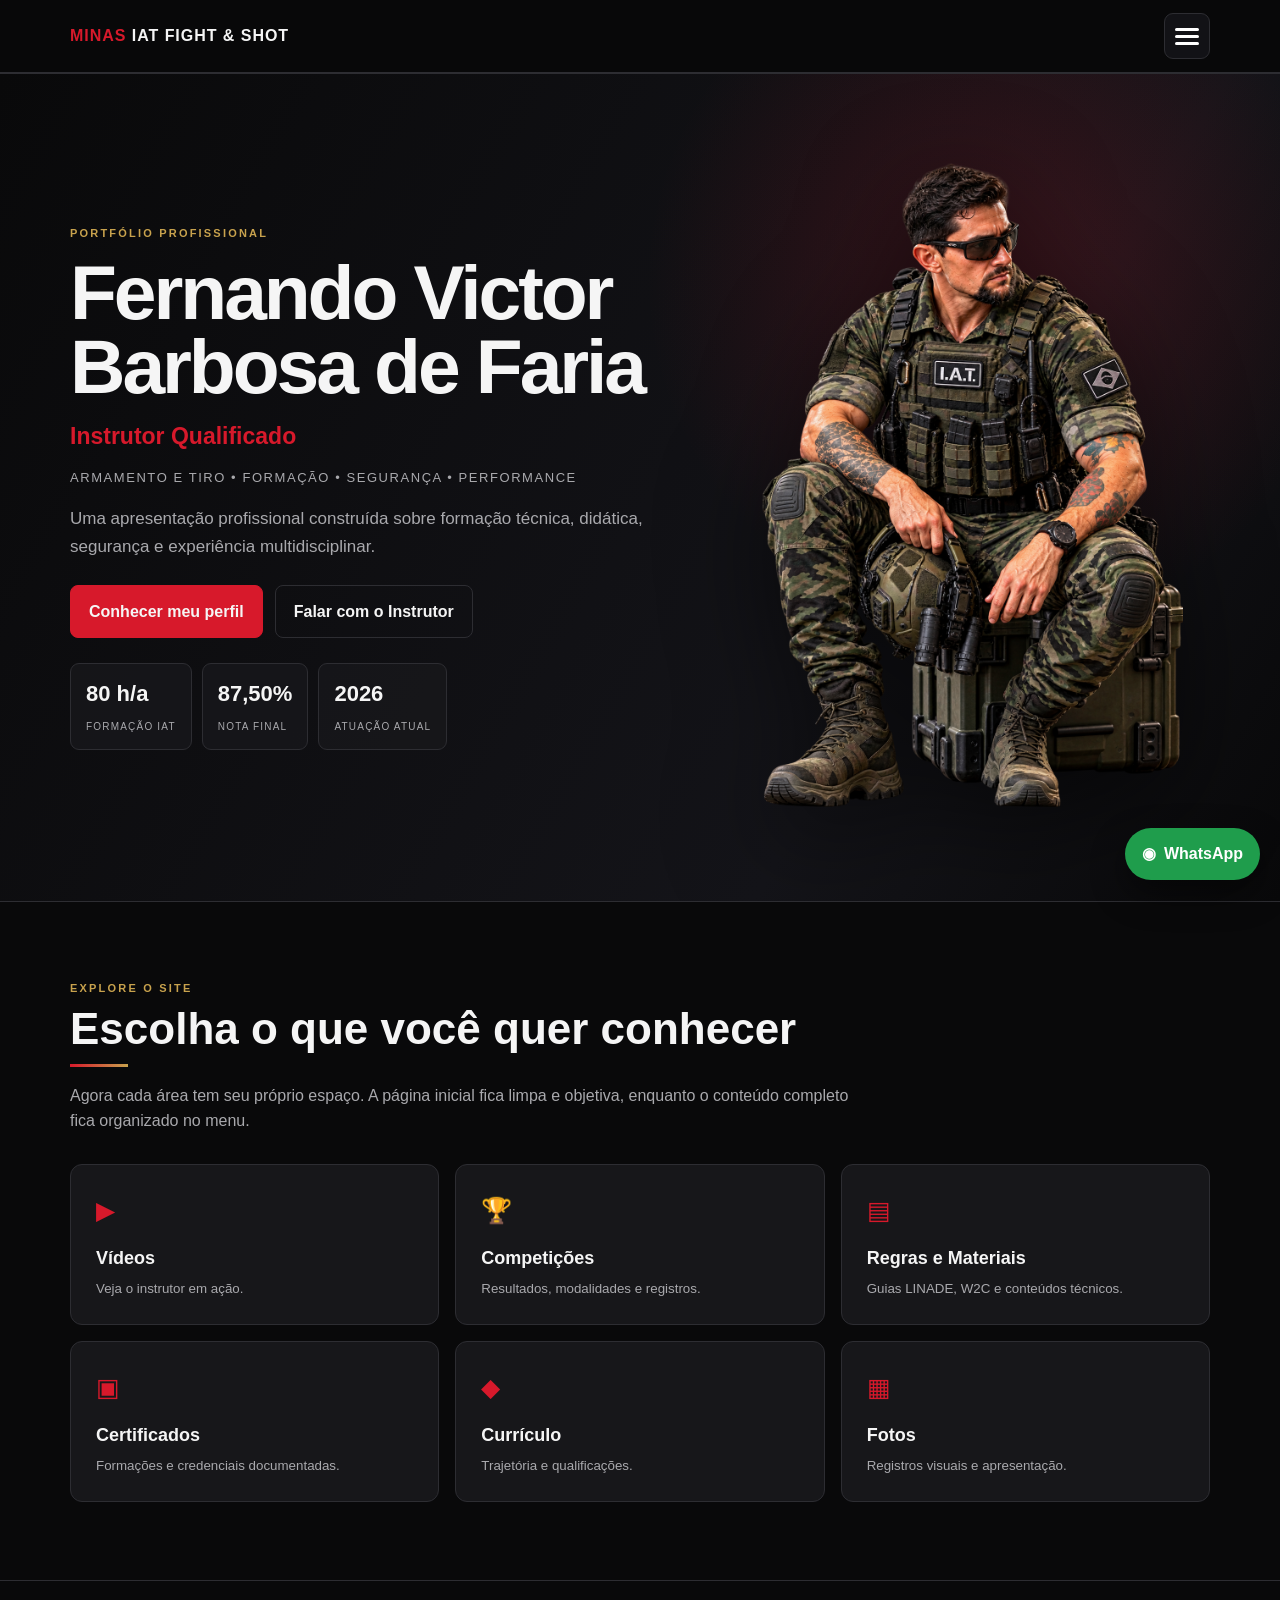
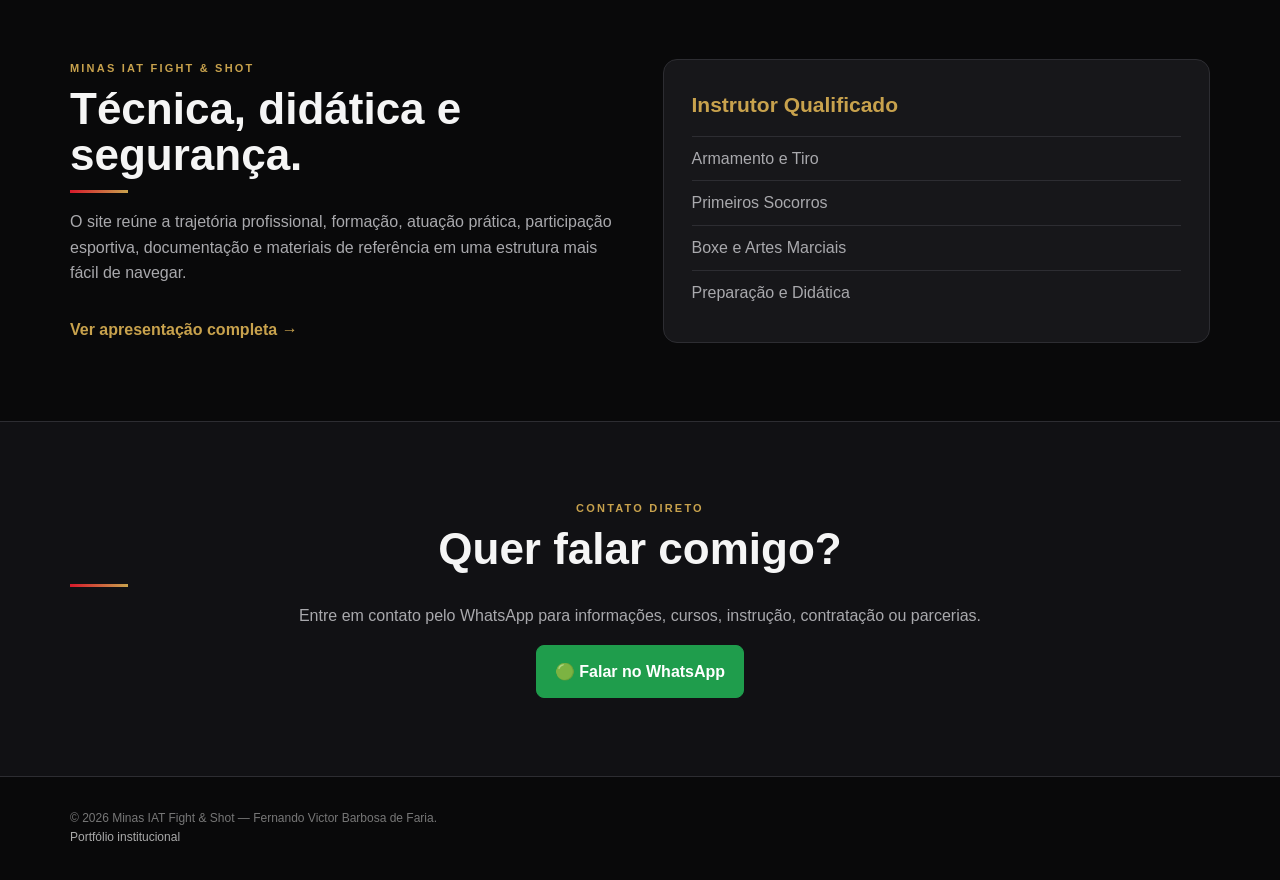
<file: index.html>
<!doctype html>
<html lang="pt-BR">
<head>
<meta charset="utf-8"><meta name="viewport" content="width=device-width,initial-scale=1">
<title>Minas IAT Fight & Shot | Fernando Victor Barbosa de Faria</title>
<meta name="description" content="Minas IAT Fight & Shot — apresentação profissional de Fernando Victor Barbosa de Faria, Instrutor de Armamento e Tiro.">
<link rel="stylesheet" href="styles.css">
</head>
<body>
<header class="site-header"><div class="wrap nav-wrap">
<a class="brand" href="index.html"><span>MINAS</span> IAT FIGHT & SHOT</a>
<button class="menu-toggle" aria-label="Abrir menu" aria-expanded="false"><i></i><i></i><i></i></button>
<nav class="desktop-nav">
<a href="sobre.html">Sobre</a><a href="formacao.html">Formação</a><a href="videos.html">Vídeos</a><a href="competicoes.html">Competições</a><a href="certificados.html">Certificados</a><a href="materiais.html">Materiais</a><a href="contato.html">Contato</a>
</nav></div></header>
<div class="drawer-backdrop"></div>
<aside class="drawer" aria-hidden="true">
<div class="drawer-head"><strong>MENU</strong><button class="menu-close" aria-label="Fechar menu">×</button></div>
<a class="drawer-home" href="index.html">⌂ &nbsp; Início</a>
<a href="sobre.html">01 &nbsp; Sobre o Instrutor</a><a href="formacao.html">02 &nbsp; Formação e Currículo</a><a href="videos.html">03 &nbsp; Vídeos</a><a href="galeria.html">04 &nbsp; Fotos e Registros</a><a href="competicoes.html">05 &nbsp; Competições e Resultados</a><a href="materiais.html">06 &nbsp; Regras e Materiais Técnicos</a><a href="certificados.html">07 &nbsp; Certificados e Credenciais</a><a href="contato.html">08 &nbsp; Contato / WhatsApp</a>
<div class="drawer-footer">MINAS IAT FIGHT & SHOT<br><small>Fernando Victor Barbosa de Faria</small></div>
</aside>
<main>
<section class="hero hero-home"><div class="wrap hero-grid">
<div>
<div class="eyebrow">Portfólio profissional</div>
<h1>Fernando Victor<br>Barbosa de Faria</h1>
<p class="hero-role">Instrutor Qualificado</p>
<p class="hero-sub">Armamento e Tiro • Formação • Segurança • Performance</p>
<p class="hero-copy">Uma apresentação profissional construída sobre formação técnica, didática, segurança e experiência multidisciplinar.</p>
<div class="buttons"><a class="btn primary" href="sobre.html">Conhecer meu perfil</a><a class="btn" href="contato.html">Falar com o Instrutor</a></div>
<div class="quick-stats"><div><b>80 h/a</b><span>Formação IAT</span></div><div><b>87,50%</b><span>Nota final</span></div><div><b>2026</b><span>Atuação atual</span></div></div>
</div>
<div class="hero-photo"><img src="assets/fernando-standing.png" alt="Fernando Victor Barbosa de Faria" loading="eager"></div>
</div></section>
<section class="home-menu"><div class="wrap"><div class="eyebrow">Explore o site</div><h2>Escolha o que você quer conhecer</h2><p class="lead">Agora cada área tem seu próprio espaço. A página inicial fica limpa e objetiva, enquanto o conteúdo completo fica organizado no menu.</p>
<div class="feature-grid">
<a class="feature-card" href="videos.html"><span>▶</span><strong>Vídeos</strong><small>Veja o instrutor em ação.</small></a>
<a class="feature-card" href="competicoes.html"><span>🏆</span><strong>Competições</strong><small>Resultados, modalidades e registros.</small></a>
<a class="feature-card" href="materiais.html"><span>▤</span><strong>Regras e Materiais</strong><small>Guias LINADE, W2C e conteúdos técnicos.</small></a>
<a class="feature-card" href="certificados.html"><span>▣</span><strong>Certificados</strong><small>Formações e credenciais documentadas.</small></a>
<a class="feature-card" href="formacao.html"><span>◆</span><strong>Currículo</strong><small>Trajetória e qualificações.</small></a>
<a class="feature-card" href="galeria.html"><span>▦</span><strong>Fotos</strong><small>Registros visuais e apresentação.</small></a>
</div></div></section>
<section class="home-highlight"><div class="wrap split"><div><div class="eyebrow">Minas IAT Fight & Shot</div><h2>Técnica, didática e segurança.</h2><p class="lead">O site reúne a trajetória profissional, formação, atuação prática, participação esportiva, documentação e materiais de referência em uma estrutura mais fácil de navegar.</p><a class="text-link" href="sobre.html">Ver apresentação completa →</a></div><div class="highlight-box"><b>Instrutor Qualificado</b><span>Armamento e Tiro</span><span>Primeiros Socorros</span><span>Boxe e Artes Marciais</span><span>Preparação e Didática</span></div></div></section>
<section class="home-contact"><div class="wrap center"><div class="eyebrow">Contato direto</div><h2>Quer falar comigo?</h2><p class="lead">Entre em contato pelo WhatsApp para informações, cursos, instrução, contratação ou parcerias.</p><a class="btn whatsapp-btn" href="https://wa.me/5531997915642?text=Ol%C3%A1%2C%20Fernando!%20Vim%20pelo%20site%20Minas%20IAT%20Fight%20%26%20Shot." target="_blank" rel="noopener">🟢 Falar no WhatsApp</a></div></section>
</main>
<a class="floating-whatsapp" href="https://wa.me/5531997915642?text=Ol%C3%A1%2C%20Fernando!%20Vim%20pelo%20site%20Minas%20IAT%20Fight%20%26%20Shot." target="_blank" rel="noopener">◉ <span>WhatsApp</span></a>
<footer><div class="wrap">© 2026 Minas IAT Fight & Shot — Fernando Victor Barbosa de Faria.<br><span>Portfólio institucional</span></div></footer>
<script src="script.js" defer></script>
</body></html>
</file>
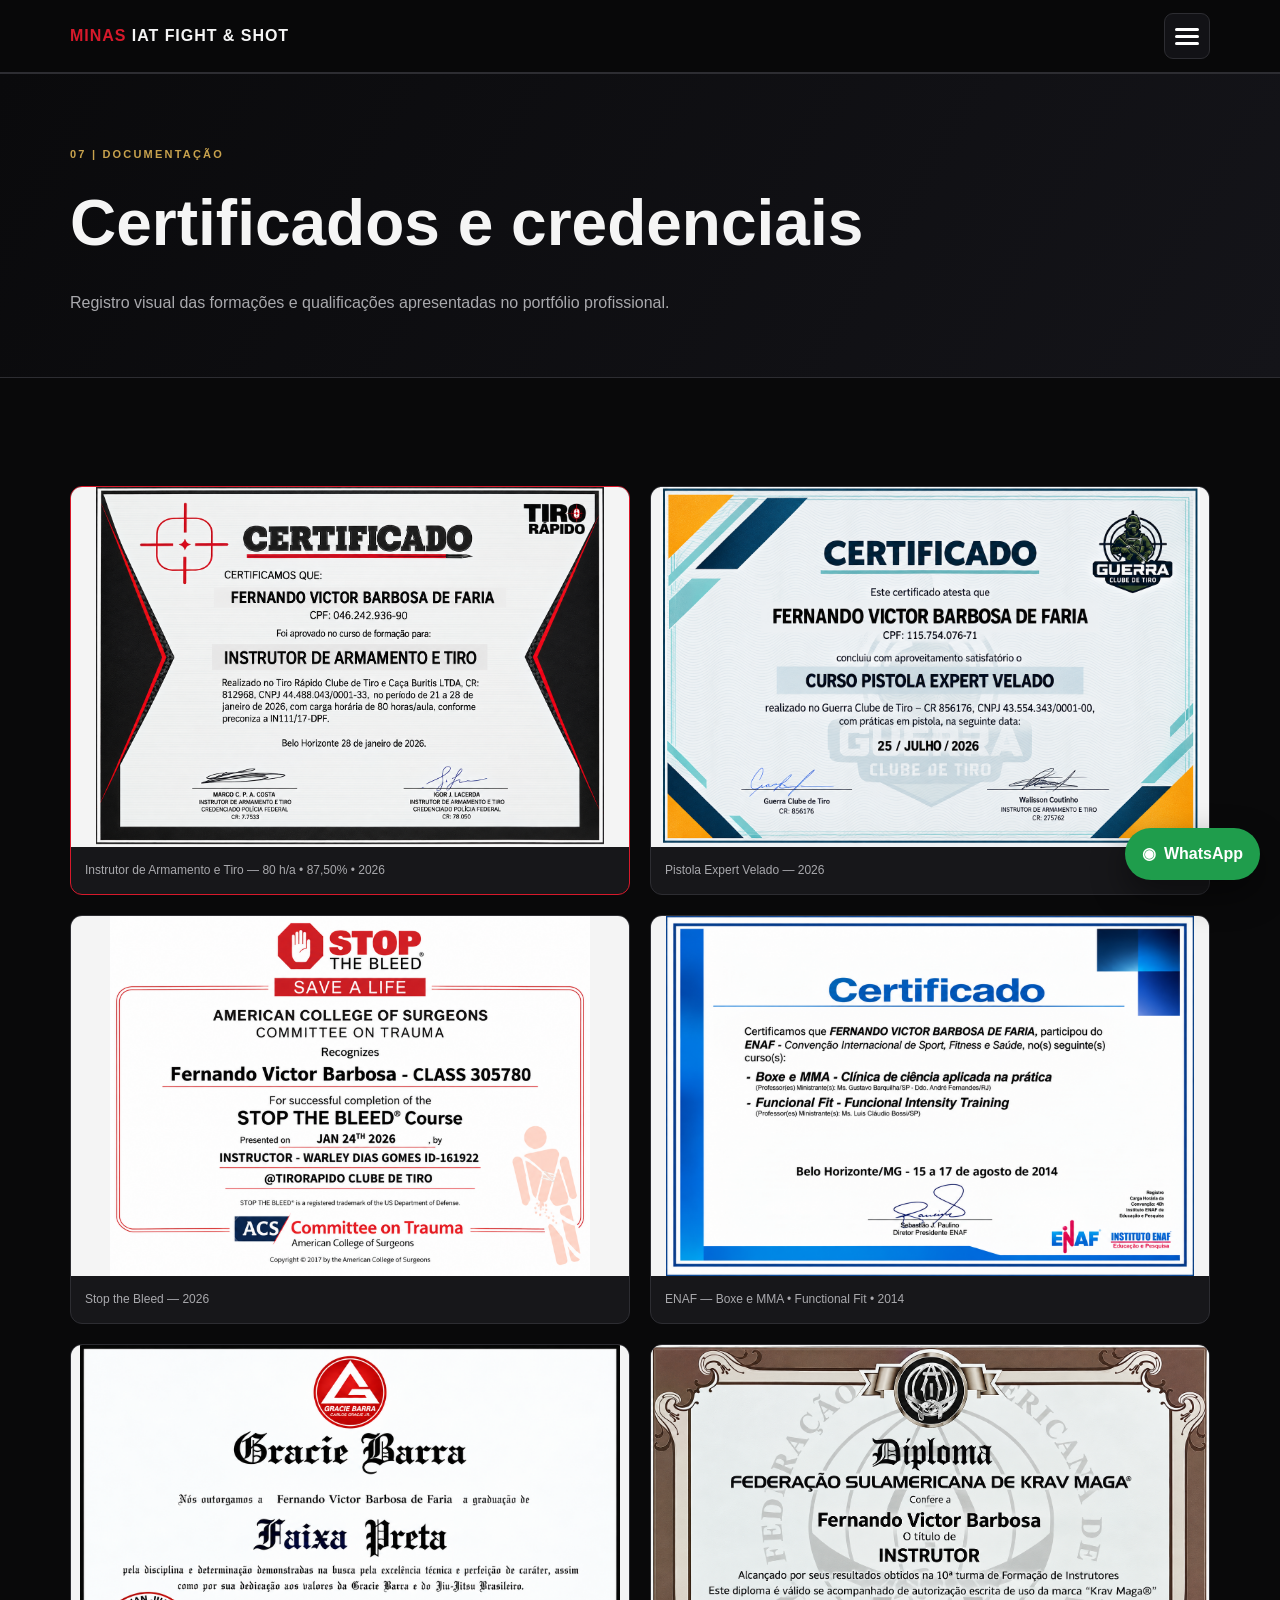
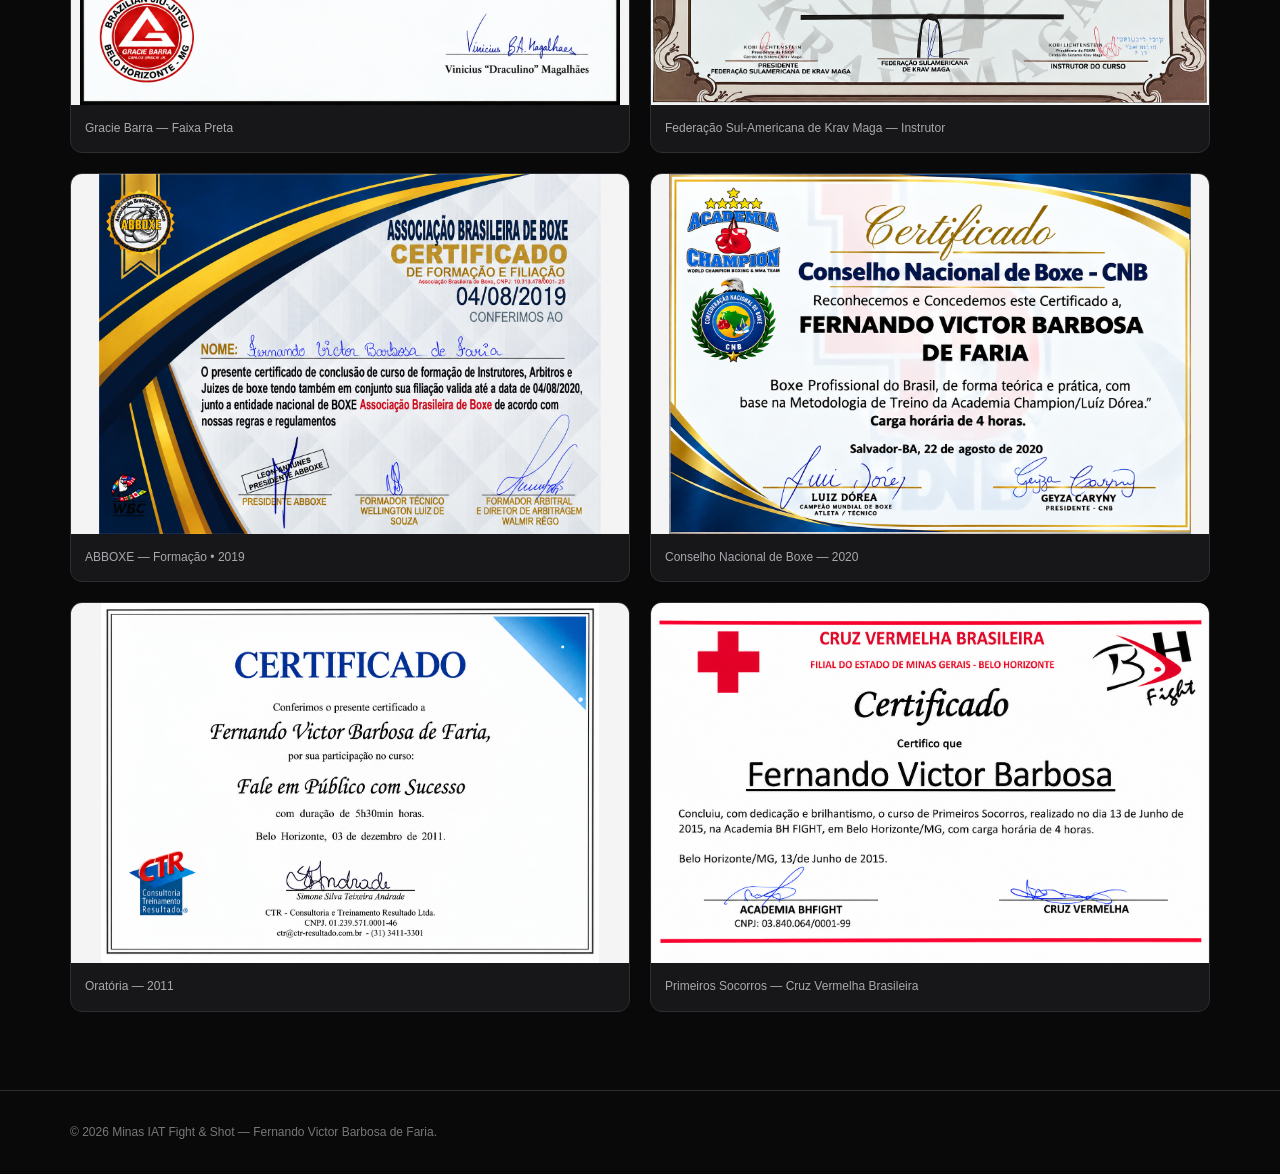
<file: certificados.html>
<!doctype html><html lang="pt-BR"><head><meta charset="utf-8"><meta name="viewport" content="width=device-width,initial-scale=1"><title>Certificados | Minas IAT Fight & Shot</title><link rel="stylesheet" href="styles.css"></head><body>
<header class="site-header"><div class="wrap nav-wrap"><a class="brand" href="index.html"><span>MINAS</span> IAT FIGHT & SHOT</a><button class="menu-toggle" aria-label="Abrir menu"><i></i><i></i><i></i></button><nav class="desktop-nav"><a href="sobre.html">Sobre</a><a href="formacao.html">Formação</a><a href="videos.html">Vídeos</a><a href="competicoes.html">Competições</a><a href="certificados.html">Certificados</a><a href="materiais.html">Materiais</a><a href="contato.html">Contato</a></nav></div></header>
<div class="drawer-backdrop"></div><aside class="drawer"><div class="drawer-head"><strong>MENU</strong><button class="menu-close">×</button></div><a class="drawer-home" href="index.html">⌂ &nbsp; Início</a><a href="sobre.html">01 &nbsp; Sobre o Instrutor</a><a href="formacao.html">02 &nbsp; Formação e Currículo</a><a href="videos.html">03 &nbsp; Vídeos</a><a href="galeria.html">04 &nbsp; Fotos e Registros</a><a href="competicoes.html">05 &nbsp; Competições e Resultados</a><a href="materiais.html">06 &nbsp; Regras e Materiais Técnicos</a><a href="certificados.html">07 &nbsp; Certificados e Credenciais</a><a href="contato.html">08 &nbsp; Contato / WhatsApp</a></aside>
<main><section class="page-hero"><div class="wrap"><div class="eyebrow">07 | Documentação</div><h1>Certificados e credenciais</h1><p>Registro visual das formações e qualificações apresentadas no portfólio profissional.</p></div></section><section><div class='wrap'><div class='certificate-grid'><figure class='certificate-card featured-cert'><img src='assets/certificado-iat-2026.png' alt='Certificado IAT 2026'><figcaption>Instrutor de Armamento e Tiro — 80 h/a • 87,50% • 2026</figcaption></figure><figure class='certificate-card'><img src='assets/certificado-pistola-expert-velado.png' alt='Pistola Expert Velado'><figcaption>Pistola Expert Velado — 2026</figcaption></figure><figure class='certificate-card'><img src='assets/certificado-stop-the-bleed-2026.png' alt='Stop the Bleed'><figcaption>Stop the Bleed — 2026</figcaption></figure><figure class='certificate-card'><img src='assets/certificado-enaf-2014.png' alt='ENAF 2014'><figcaption>ENAF — Boxe e MMA • Functional Fit • 2014</figcaption></figure><figure class='certificate-card'><img src='assets/certificad-grqcie-barra-faixa-preta.png' alt='Gracie Barra Faixa Preta'><figcaption>Gracie Barra — Faixa Preta</figcaption></figure><figure class='certificate-card'><img src='assets/certificado-krav-maga-instrutor.png' alt='Krav Maga Instrutor'><figcaption>Federação Sul-Americana de Krav Maga — Instrutor</figcaption></figure><figure class='certificate-card'><img src='assets/certificado-abboxe-2019.png' alt='ABBOXE 2019'><figcaption>ABBOXE — Formação • 2019</figcaption></figure><figure class='certificate-card'><img src='assets/certifado-boxe-cnb-2020.png' alt='CNB 2020'><figcaption>Conselho Nacional de Boxe — 2020</figcaption></figure><figure class='certificate-card'><img src='assets/certificado-oratoria-2011.png' alt='Oratória 2011'><figcaption>Oratória — 2011</figcaption></figure><figure class='certificate-card'><img src='assets/certificado-primeiros-socorros-cruz-vermelha-2025.png' alt='Primeiros Socorros'><figcaption>Primeiros Socorros — Cruz Vermelha Brasileira</figcaption></figure></div></div></section></main>
<a class="floating-whatsapp" href="https://wa.me/5531997915642?text=Ol%C3%A1%2C%20Fernando!%20Vim%20pelo%20site%20Minas%20IAT%20Fight%20%26%20Shot." target="_blank" rel="noopener">◉ <span>WhatsApp</span></a><footer><div class="wrap">© 2026 Minas IAT Fight & Shot — Fernando Victor Barbosa de Faria.</div></footer><script src="script.js" defer></script></body></html>
</file>
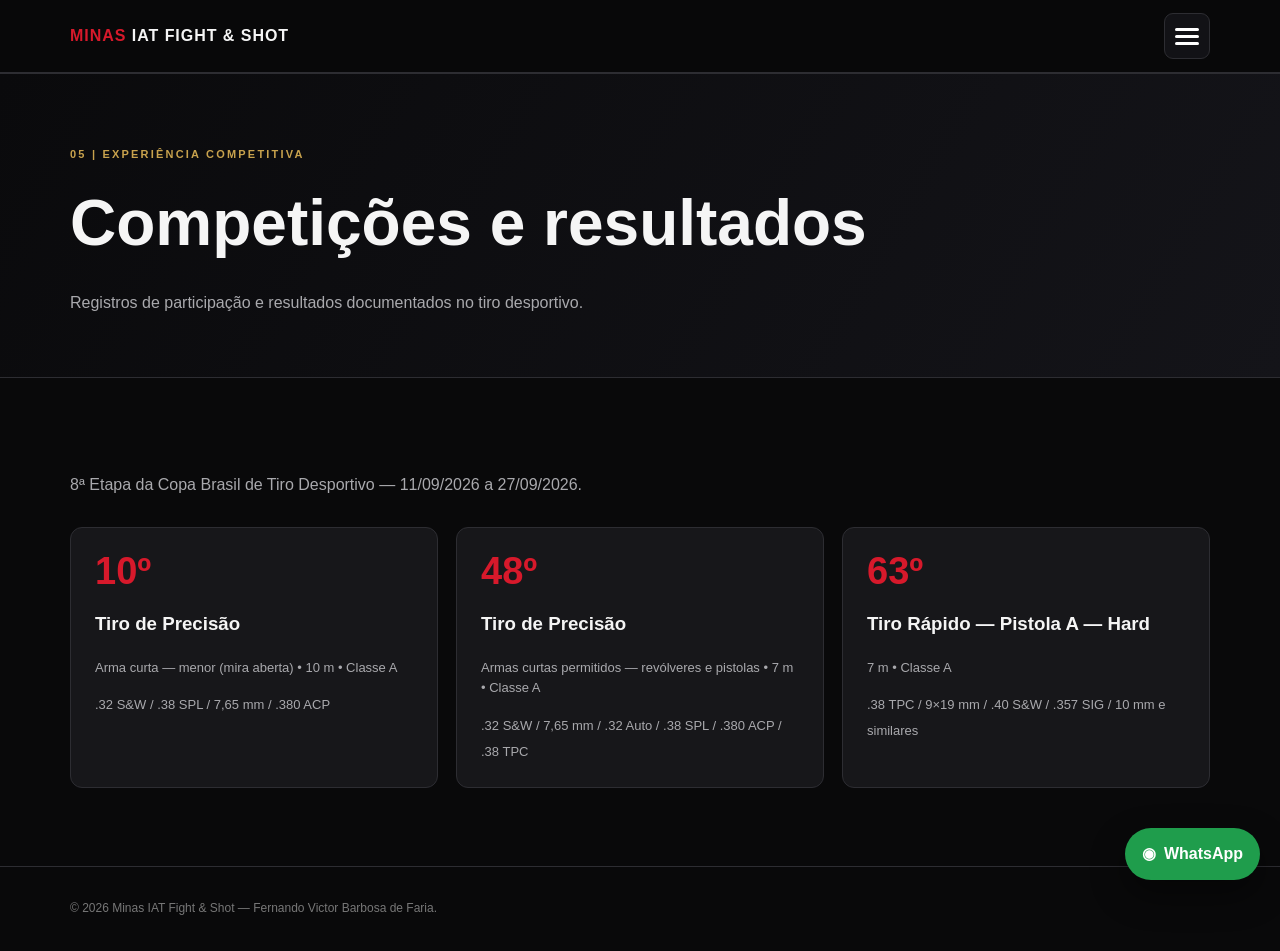
<file: competicoes.html>
<!doctype html><html lang="pt-BR"><head><meta charset="utf-8"><meta name="viewport" content="width=device-width,initial-scale=1"><title>Competições e Resultados | Minas IAT Fight & Shot</title><link rel="stylesheet" href="styles.css"></head><body>
<header class="site-header"><div class="wrap nav-wrap"><a class="brand" href="index.html"><span>MINAS</span> IAT FIGHT & SHOT</a><button class="menu-toggle" aria-label="Abrir menu"><i></i><i></i><i></i></button><nav class="desktop-nav"><a href="sobre.html">Sobre</a><a href="formacao.html">Formação</a><a href="videos.html">Vídeos</a><a href="competicoes.html">Competições</a><a href="certificados.html">Certificados</a><a href="materiais.html">Materiais</a><a href="contato.html">Contato</a></nav></div></header>
<div class="drawer-backdrop"></div><aside class="drawer"><div class="drawer-head"><strong>MENU</strong><button class="menu-close">×</button></div><a class="drawer-home" href="index.html">⌂ &nbsp; Início</a><a href="sobre.html">01 &nbsp; Sobre o Instrutor</a><a href="formacao.html">02 &nbsp; Formação e Currículo</a><a href="videos.html">03 &nbsp; Vídeos</a><a href="galeria.html">04 &nbsp; Fotos e Registros</a><a href="competicoes.html">05 &nbsp; Competições e Resultados</a><a href="materiais.html">06 &nbsp; Regras e Materiais Técnicos</a><a href="certificados.html">07 &nbsp; Certificados e Credenciais</a><a href="contato.html">08 &nbsp; Contato / WhatsApp</a></aside>
<main><section class="page-hero"><div class="wrap"><div class="eyebrow">05 | Experiência competitiva</div><h1>Competições e resultados</h1><p>Registros de participação e resultados documentados no tiro desportivo.</p></div></section><section><div class='wrap'><p class='lead'>8ª Etapa da Copa Brasil de Tiro Desportivo — 11/09/2026 a 27/09/2026.</p><div class='results-grid'><article class='result-card'><span class='result-place'>10º</span><h3>Tiro de Precisão</h3><p>Arma curta — menor (mira aberta) • 10 m • Classe A</p><small>.32 S&amp;W / .38 SPL / 7,65 mm / .380 ACP</small></article><article class='result-card'><span class='result-place'>48º</span><h3>Tiro de Precisão</h3><p>Armas curtas permitidos — revólveres e pistolas • 7 m • Classe A</p><small>.32 S&amp;W / 7,65 mm / .32 Auto / .38 SPL / .380 ACP / .38 TPC</small></article><article class='result-card'><span class='result-place'>63º</span><h3>Tiro Rápido — Pistola A — Hard</h3><p>7 m • Classe A</p><small>.38 TPC / 9×19 mm / .40 S&amp;W / .357 SIG / 10 mm e similares</small></article></div></div></section></main>
<a class="floating-whatsapp" href="https://wa.me/5531997915642?text=Ol%C3%A1%2C%20Fernando!%20Vim%20pelo%20site%20Minas%20IAT%20Fight%20%26%20Shot." target="_blank" rel="noopener">◉ <span>WhatsApp</span></a><footer><div class="wrap">© 2026 Minas IAT Fight & Shot — Fernando Victor Barbosa de Faria.</div></footer><script src="script.js" defer></script></body></html>
</file>
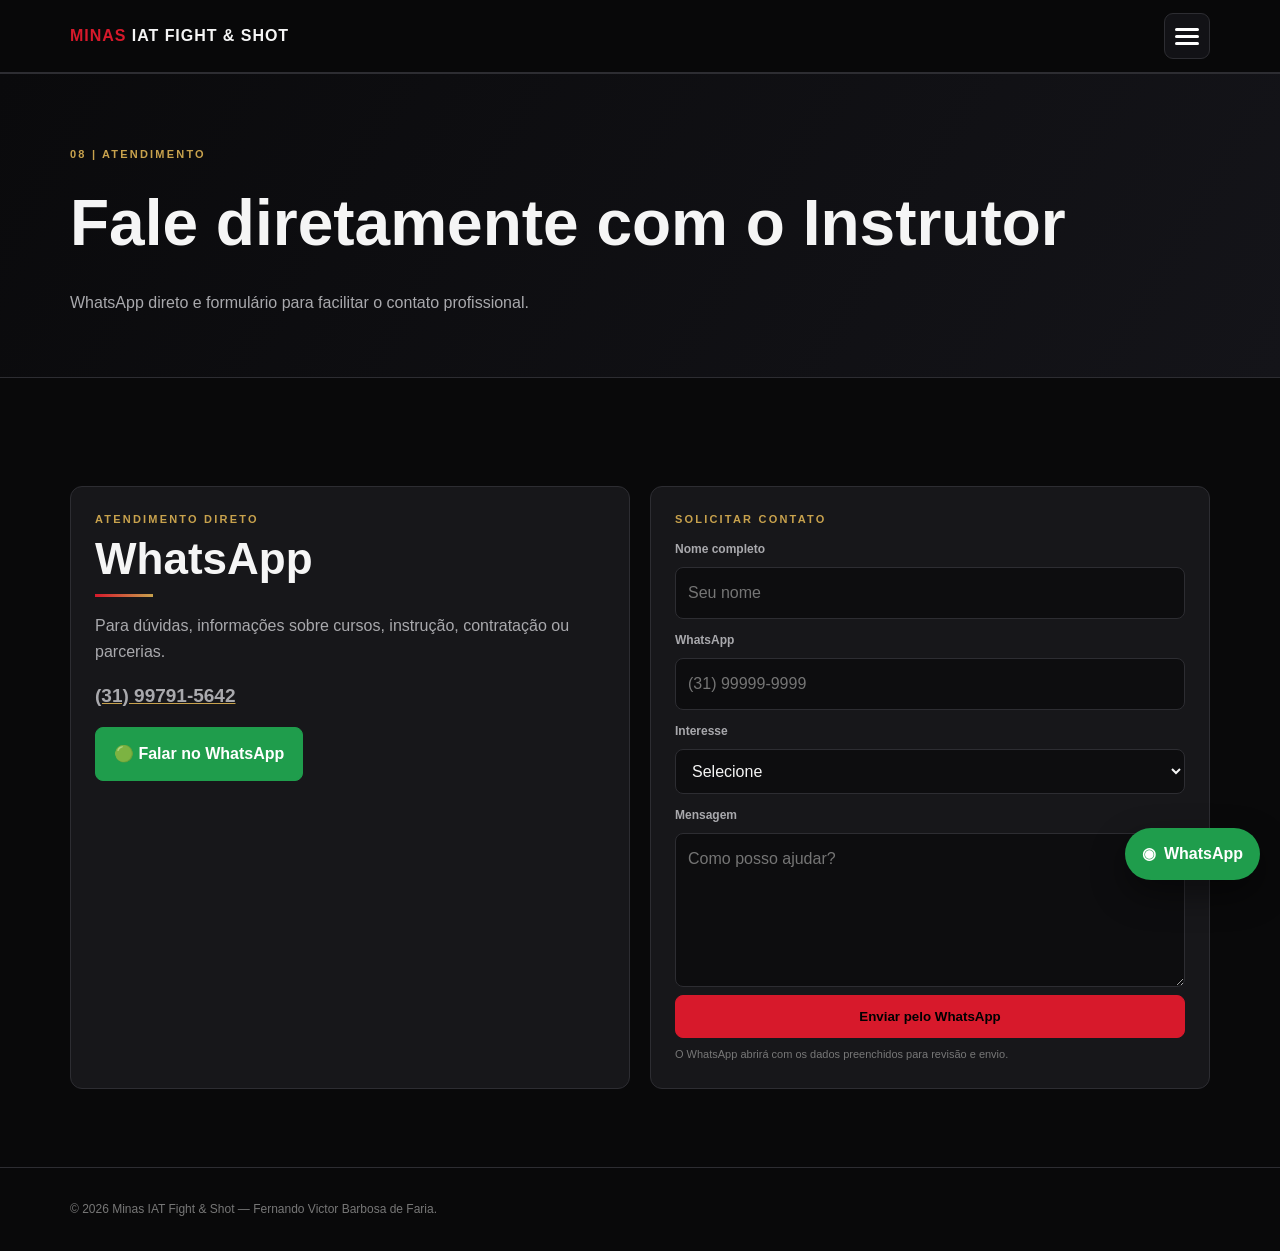
<file: contato.html>
<!doctype html><html lang="pt-BR"><head><meta charset="utf-8"><meta name="viewport" content="width=device-width,initial-scale=1"><title>Contato | Minas IAT Fight & Shot</title><link rel="stylesheet" href="styles.css"></head><body>
<header class="site-header"><div class="wrap nav-wrap"><a class="brand" href="index.html"><span>MINAS</span> IAT FIGHT & SHOT</a><button class="menu-toggle" aria-label="Abrir menu"><i></i><i></i><i></i></button><nav class="desktop-nav"><a href="sobre.html">Sobre</a><a href="formacao.html">Formação</a><a href="videos.html">Vídeos</a><a href="competicoes.html">Competições</a><a href="certificados.html">Certificados</a><a href="materiais.html">Materiais</a><a href="contato.html">Contato</a></nav></div></header>
<div class="drawer-backdrop"></div><aside class="drawer"><div class="drawer-head"><strong>MENU</strong><button class="menu-close">×</button></div><a class="drawer-home" href="index.html">⌂ &nbsp; Início</a><a href="sobre.html">01 &nbsp; Sobre o Instrutor</a><a href="formacao.html">02 &nbsp; Formação e Currículo</a><a href="videos.html">03 &nbsp; Vídeos</a><a href="galeria.html">04 &nbsp; Fotos e Registros</a><a href="competicoes.html">05 &nbsp; Competições e Resultados</a><a href="materiais.html">06 &nbsp; Regras e Materiais Técnicos</a><a href="certificados.html">07 &nbsp; Certificados e Credenciais</a><a href="contato.html">08 &nbsp; Contato / WhatsApp</a></aside>
<main><section class="page-hero"><div class="wrap"><div class="eyebrow">08 | Atendimento</div><h1>Fale diretamente com o Instrutor</h1><p>WhatsApp direto e formulário para facilitar o contato profissional.</p></div></section><section><div class='wrap'><div class='contact-grid'><div class='card'><div class='label'>Atendimento direto</div><h2>WhatsApp</h2><p class='lead'>Para dúvidas, informações sobre cursos, instrução, contratação ou parcerias.</p><p><a class='whatsapp-link' href='https://wa.me/5531997915642?text=Ol%C3%A1%2C%20Fernando!%20Vi%20seu%20site%20Minas%20IAT%20Fight%20%26%20Shot.' target='_blank'>(31) 99791-5642</a></p><a class='btn whatsapp-btn' href='https://wa.me/5531997915642?text=Ol%C3%A1%2C%20Fernando!%20Vi%20seu%20site%20Minas%20IAT%20Fight%20%26%20Shot.' target='_blank'>🟢 Falar no WhatsApp</a></div><form class='card lead-form' id='lead-form'><div class='label'>Solicitar contato</div><label for='lead-name'>Nome completo</label><input id='lead-name' required placeholder='Seu nome'><label for='lead-phone'>WhatsApp</label><input id='lead-phone' required placeholder='(31) 99999-9999'><label for='lead-interest'>Interesse</label><select id='lead-interest' required><option value='' selected disabled>Selecione</option><option>Curso / treinamento</option><option>Instrução de tiro esportivo</option><option>Informações profissionais</option><option>Parceria / contratação</option><option>Outro</option></select><label for='lead-message'>Mensagem</label><textarea id='lead-message' rows='5' placeholder='Como posso ajudar?'></textarea><button class='btn primary' type='submit'>Enviar pelo WhatsApp</button><span class='form-hint'>O WhatsApp abrirá com os dados preenchidos para revisão e envio.</span></form></div></div></section></main>
<a class="floating-whatsapp" href="https://wa.me/5531997915642?text=Ol%C3%A1%2C%20Fernando!%20Vim%20pelo%20site%20Minas%20IAT%20Fight%20%26%20Shot." target="_blank" rel="noopener">◉ <span>WhatsApp</span></a><footer><div class="wrap">© 2026 Minas IAT Fight & Shot — Fernando Victor Barbosa de Faria.</div></footer><script src="script.js" defer></script></body></html>
</file>
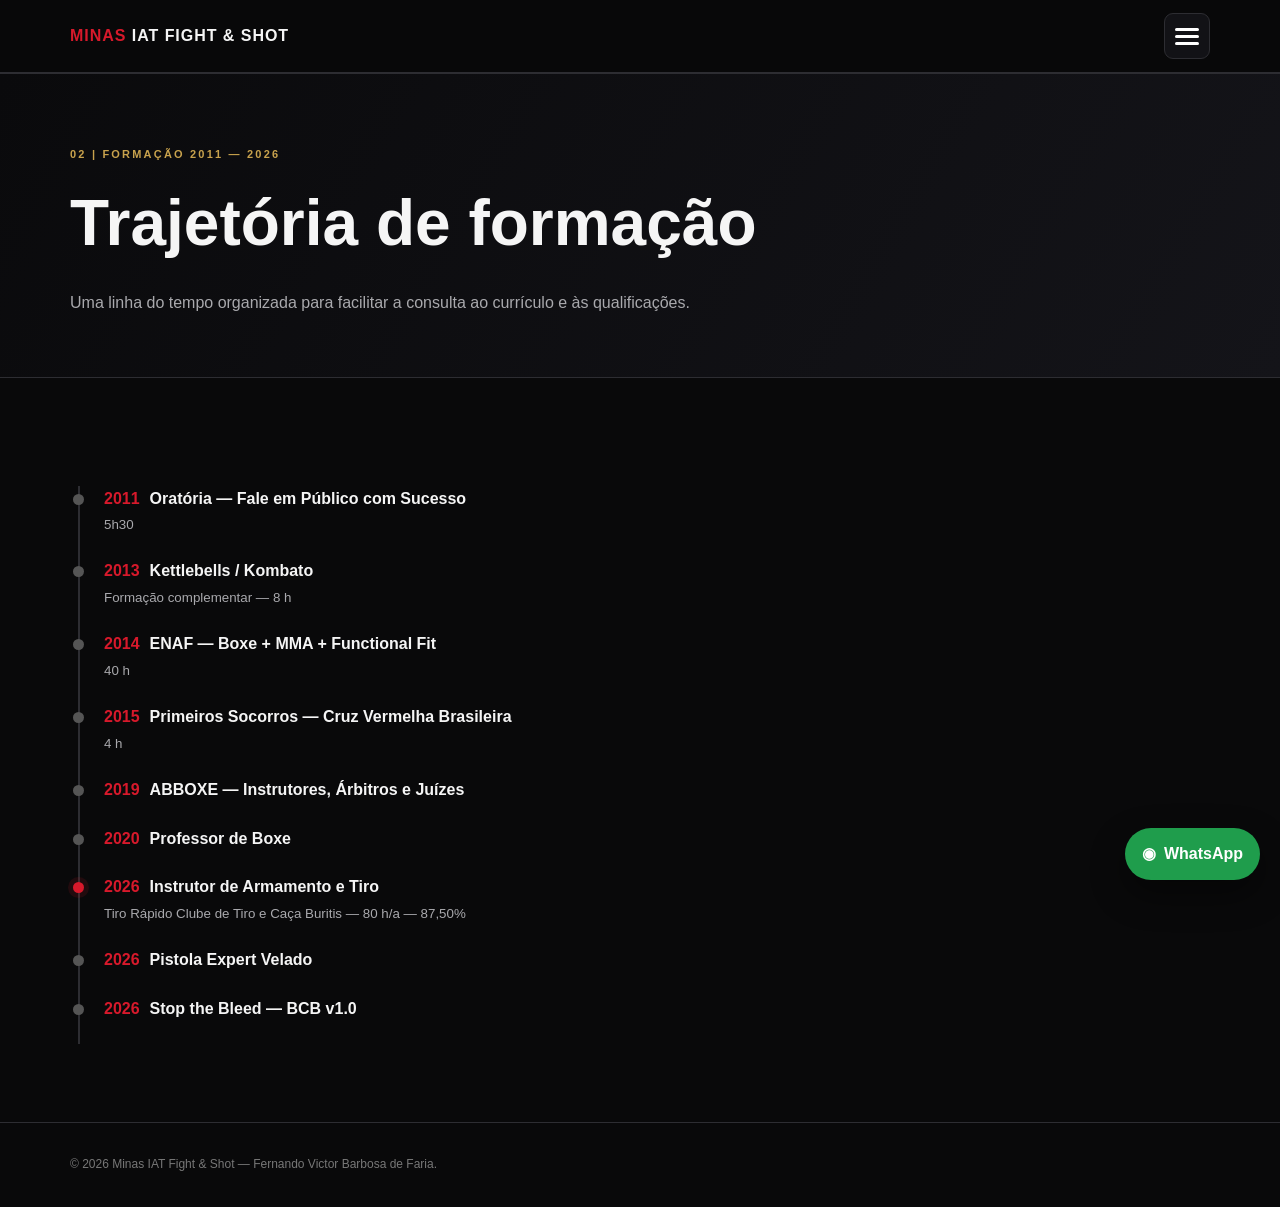
<file: formacao.html>
<!doctype html><html lang="pt-BR"><head><meta charset="utf-8"><meta name="viewport" content="width=device-width,initial-scale=1"><title>Formação e Currículo | Minas IAT Fight & Shot</title><link rel="stylesheet" href="styles.css"></head><body>
<header class="site-header"><div class="wrap nav-wrap"><a class="brand" href="index.html"><span>MINAS</span> IAT FIGHT & SHOT</a><button class="menu-toggle" aria-label="Abrir menu"><i></i><i></i><i></i></button><nav class="desktop-nav"><a href="sobre.html">Sobre</a><a href="formacao.html">Formação</a><a href="videos.html">Vídeos</a><a href="competicoes.html">Competições</a><a href="certificados.html">Certificados</a><a href="materiais.html">Materiais</a><a href="contato.html">Contato</a></nav></div></header>
<div class="drawer-backdrop"></div><aside class="drawer"><div class="drawer-head"><strong>MENU</strong><button class="menu-close">×</button></div><a class="drawer-home" href="index.html">⌂ &nbsp; Início</a><a href="sobre.html">01 &nbsp; Sobre o Instrutor</a><a href="formacao.html">02 &nbsp; Formação e Currículo</a><a href="videos.html">03 &nbsp; Vídeos</a><a href="galeria.html">04 &nbsp; Fotos e Registros</a><a href="competicoes.html">05 &nbsp; Competições e Resultados</a><a href="materiais.html">06 &nbsp; Regras e Materiais Técnicos</a><a href="certificados.html">07 &nbsp; Certificados e Credenciais</a><a href="contato.html">08 &nbsp; Contato / WhatsApp</a></aside>
<main><section class="page-hero"><div class="wrap"><div class="eyebrow">02 | Formação 2011 — 2026</div><h1>Trajetória de formação</h1><p>Uma linha do tempo organizada para facilitar a consulta ao currículo e às qualificações.</p></div></section><section><div class='wrap'><div class='timeline'><div class='item'><span class='year'>2011</span><strong>Oratória — Fale em Público com Sucesso</strong><small>5h30</small></div><div class='item'><span class='year'>2013</span><strong>Kettlebells / Kombato</strong><small>Formação complementar — 8 h</small></div><div class='item'><span class='year'>2014</span><strong>ENAF — Boxe + MMA + Functional Fit</strong><small>40 h</small></div><div class='item'><span class='year'>2015</span><strong>Primeiros Socorros — Cruz Vermelha Brasileira</strong><small>4 h</small></div><div class='item'><span class='year'>2019</span><strong>ABBOXE — Instrutores, Árbitros e Juízes</strong></div><div class='item'><span class='year'>2020</span><strong>Professor de Boxe</strong></div><div class='item featured'><span class='year'>2026</span><strong>Instrutor de Armamento e Tiro</strong><small>Tiro Rápido Clube de Tiro e Caça Buritis — 80 h/a — 87,50%</small></div><div class='item'><span class='year'>2026</span><strong>Pistola Expert Velado</strong></div><div class='item'><span class='year'>2026</span><strong>Stop the Bleed — BCB v1.0</strong></div></div></div></section></main>
<a class="floating-whatsapp" href="https://wa.me/5531997915642?text=Ol%C3%A1%2C%20Fernando!%20Vim%20pelo%20site%20Minas%20IAT%20Fight%20%26%20Shot." target="_blank" rel="noopener">◉ <span>WhatsApp</span></a><footer><div class="wrap">© 2026 Minas IAT Fight & Shot — Fernando Victor Barbosa de Faria.</div></footer><script src="script.js" defer></script></body></html>
</file>
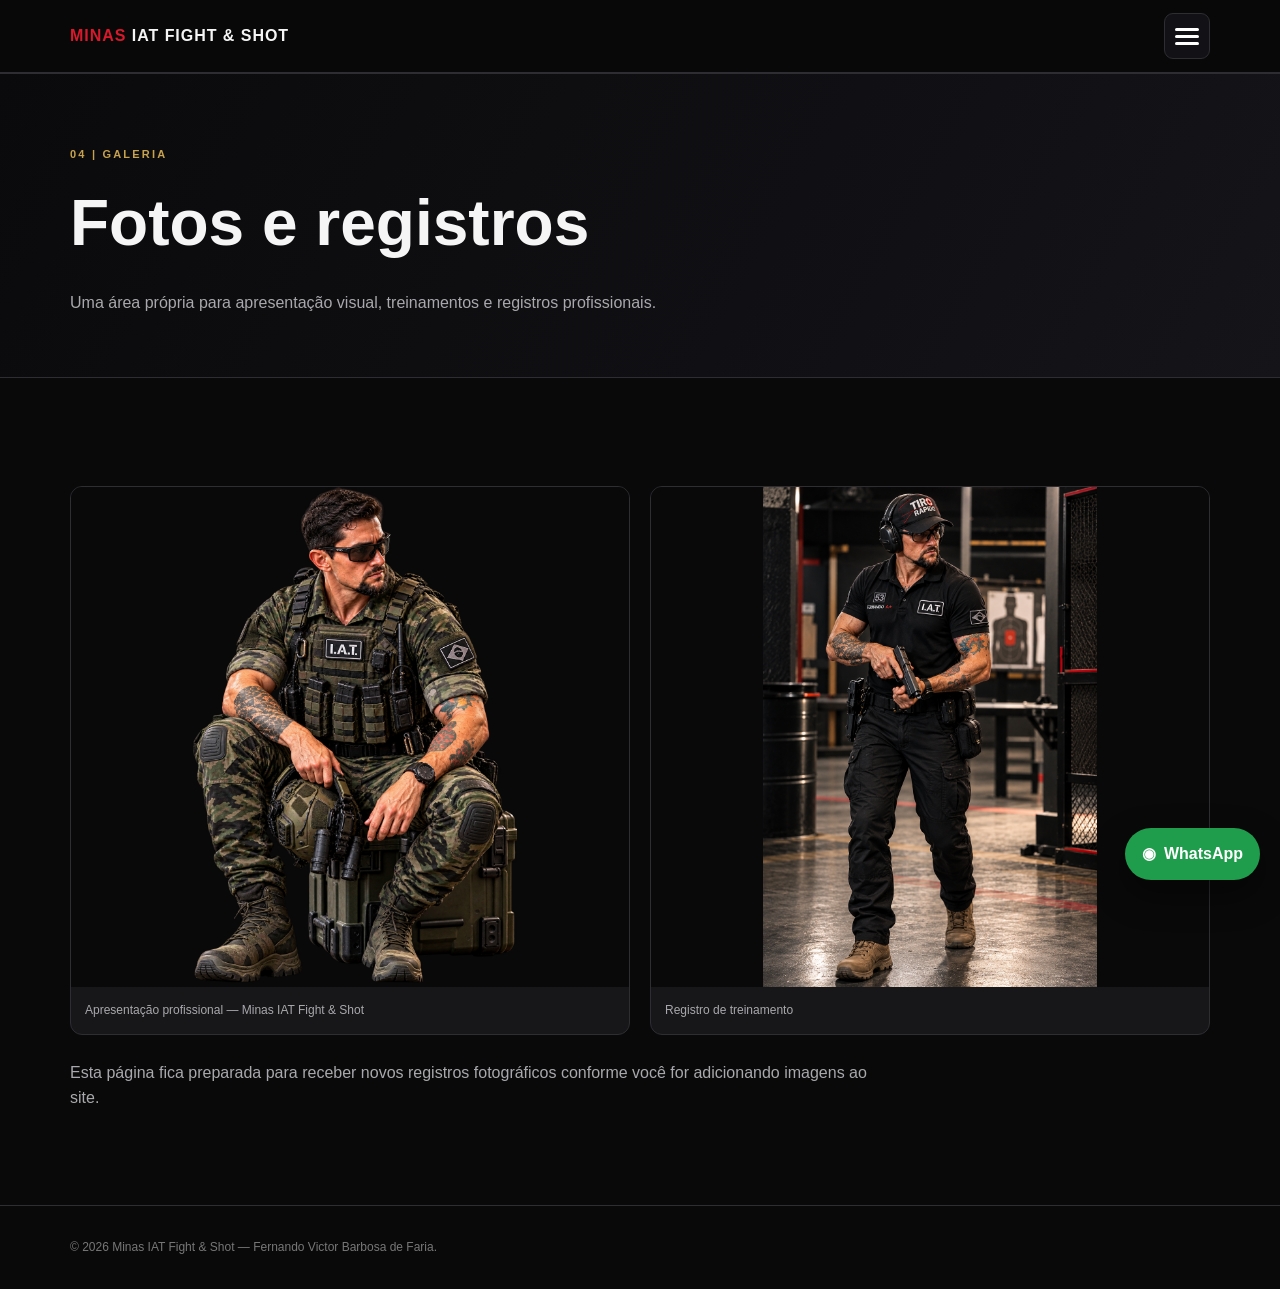
<file: galeria.html>
<!doctype html><html lang="pt-BR"><head><meta charset="utf-8"><meta name="viewport" content="width=device-width,initial-scale=1"><title>Fotos e Registros | Minas IAT Fight & Shot</title><link rel="stylesheet" href="styles.css"></head><body>
<header class="site-header"><div class="wrap nav-wrap"><a class="brand" href="index.html"><span>MINAS</span> IAT FIGHT & SHOT</a><button class="menu-toggle" aria-label="Abrir menu"><i></i><i></i><i></i></button><nav class="desktop-nav"><a href="sobre.html">Sobre</a><a href="formacao.html">Formação</a><a href="videos.html">Vídeos</a><a href="competicoes.html">Competições</a><a href="certificados.html">Certificados</a><a href="materiais.html">Materiais</a><a href="contato.html">Contato</a></nav></div></header>
<div class="drawer-backdrop"></div><aside class="drawer"><div class="drawer-head"><strong>MENU</strong><button class="menu-close">×</button></div><a class="drawer-home" href="index.html">⌂ &nbsp; Início</a><a href="sobre.html">01 &nbsp; Sobre o Instrutor</a><a href="formacao.html">02 &nbsp; Formação e Currículo</a><a href="videos.html">03 &nbsp; Vídeos</a><a href="galeria.html">04 &nbsp; Fotos e Registros</a><a href="competicoes.html">05 &nbsp; Competições e Resultados</a><a href="materiais.html">06 &nbsp; Regras e Materiais Técnicos</a><a href="certificados.html">07 &nbsp; Certificados e Credenciais</a><a href="contato.html">08 &nbsp; Contato / WhatsApp</a></aside>
<main><section class="page-hero"><div class="wrap"><div class="eyebrow">04 | Galeria</div><h1>Fotos e registros</h1><p>Uma área própria para apresentação visual, treinamentos e registros profissionais.</p></div></section><section><div class='wrap'><div class='photo-grid'><figure class='photo-card'><img src='assets/fernando-standing.png' alt='Fernando Victor Barbosa de Faria'><figcaption>Apresentação profissional — Minas IAT Fight & Shot</figcaption></figure><figure class='photo-card'><img src='assets/fernando-training.png' alt='Fernando em treinamento'><figcaption>Registro de treinamento</figcaption></figure></div><p class='lead' style='margin-top:25px'>Esta página fica preparada para receber novos registros fotográficos conforme você for adicionando imagens ao site.</p></div></section></main>
<a class="floating-whatsapp" href="https://wa.me/5531997915642?text=Ol%C3%A1%2C%20Fernando!%20Vim%20pelo%20site%20Minas%20IAT%20Fight%20%26%20Shot." target="_blank" rel="noopener">◉ <span>WhatsApp</span></a><footer><div class="wrap">© 2026 Minas IAT Fight & Shot — Fernando Victor Barbosa de Faria.</div></footer><script src="script.js" defer></script></body></html>
</file>
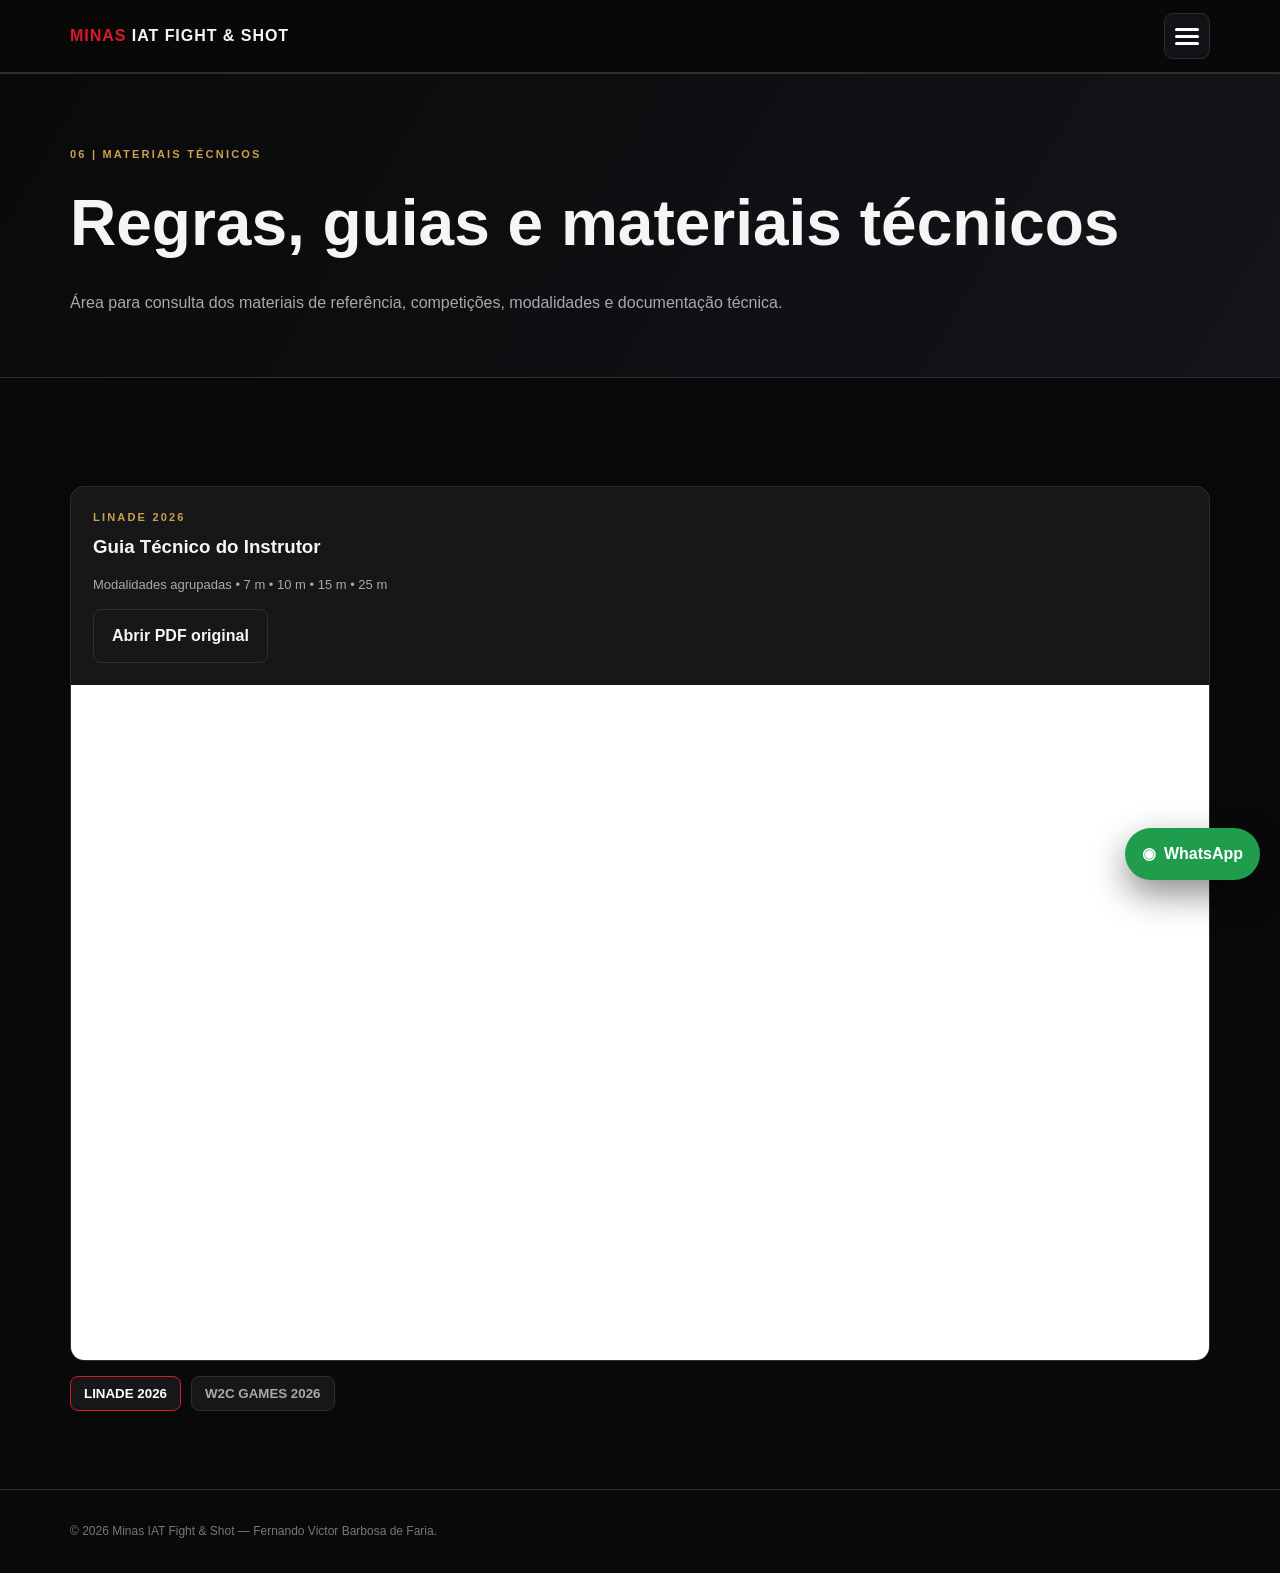
<file: materiais.html>
<!doctype html><html lang="pt-BR"><head><meta charset="utf-8"><meta name="viewport" content="width=device-width,initial-scale=1"><title>Regras e Materiais | Minas IAT Fight & Shot</title><link rel="stylesheet" href="styles.css"></head><body>
<header class="site-header"><div class="wrap nav-wrap"><a class="brand" href="index.html"><span>MINAS</span> IAT FIGHT & SHOT</a><button class="menu-toggle" aria-label="Abrir menu"><i></i><i></i><i></i></button><nav class="desktop-nav"><a href="sobre.html">Sobre</a><a href="formacao.html">Formação</a><a href="videos.html">Vídeos</a><a href="competicoes.html">Competições</a><a href="certificados.html">Certificados</a><a href="materiais.html">Materiais</a><a href="contato.html">Contato</a></nav></div></header>
<div class="drawer-backdrop"></div><aside class="drawer"><div class="drawer-head"><strong>MENU</strong><button class="menu-close">×</button></div><a class="drawer-home" href="index.html">⌂ &nbsp; Início</a><a href="sobre.html">01 &nbsp; Sobre o Instrutor</a><a href="formacao.html">02 &nbsp; Formação e Currículo</a><a href="videos.html">03 &nbsp; Vídeos</a><a href="galeria.html">04 &nbsp; Fotos e Registros</a><a href="competicoes.html">05 &nbsp; Competições e Resultados</a><a href="materiais.html">06 &nbsp; Regras e Materiais Técnicos</a><a href="certificados.html">07 &nbsp; Certificados e Credenciais</a><a href="contato.html">08 &nbsp; Contato / WhatsApp</a></aside>
<main><section class="page-hero"><div class="wrap"><div class="eyebrow">06 | Materiais técnicos</div><h1>Regras, guias e materiais técnicos</h1><p>Área para consulta dos materiais de referência, competições, modalidades e documentação técnica.</p></div></section><section><div class='wrap'><article class='doc-panel' data-doc='linade'><div class='doc-meta'><div class='label'>LINADE 2026</div><h3>Guia Técnico do Instrutor</h3><p>Modalidades agrupadas • 7 m • 10 m • 15 m • 25 m</p><a class='btn' href='assets/Linade_2026_Guia_Tecnico_do_Instrutor.pdf' target='_blank'>Abrir PDF original</a></div><div class='doc-viewer'><div class='pdf-canvas-wrap' id='linade-track'><canvas class='pdf-page-canvas'></canvas></div><button class='slide-btn slide-prev' data-target='linade'>‹</button><button class='slide-btn slide-next' data-target='linade'>›</button><div class='slide-counter' id='linade-counter'></div></div></article><article class='doc-panel' data-doc='w2c'><div class='doc-meta'><div class='label'>W2C GAMES 2026</div><h3>Guia de Aplicação para Instrutores</h3><p>Consulta rápida • competições • divisões • alvos • regras</p><a class='btn' href='assets/W2C_Games_Guia_de_Aplicacao_para_Instrutores.pdf' target='_blank'>Abrir PDF original</a></div><div class='doc-viewer'><div class='pdf-canvas-wrap' id='w2c-track'><canvas class='pdf-page-canvas'></canvas></div><button class='slide-btn slide-prev' data-target='w2c'>‹</button><button class='slide-btn slide-next' data-target='w2c'>›</button><div class='slide-counter' id='w2c-counter'></div></div></article><div class='doc-switcher'><button class='doc-switch is-active' data-doc='linade'>LINADE 2026</button><button class='doc-switch' data-doc='w2c'>W2C GAMES 2026</button></div></div></section></main>
<a class="floating-whatsapp" href="https://wa.me/5531997915642?text=Ol%C3%A1%2C%20Fernando!%20Vim%20pelo%20site%20Minas%20IAT%20Fight%20%26%20Shot." target="_blank" rel="noopener">◉ <span>WhatsApp</span></a><footer><div class="wrap">© 2026 Minas IAT Fight & Shot — Fernando Victor Barbosa de Faria.</div></footer><script src="script.js" defer></script></body></html>
</file>
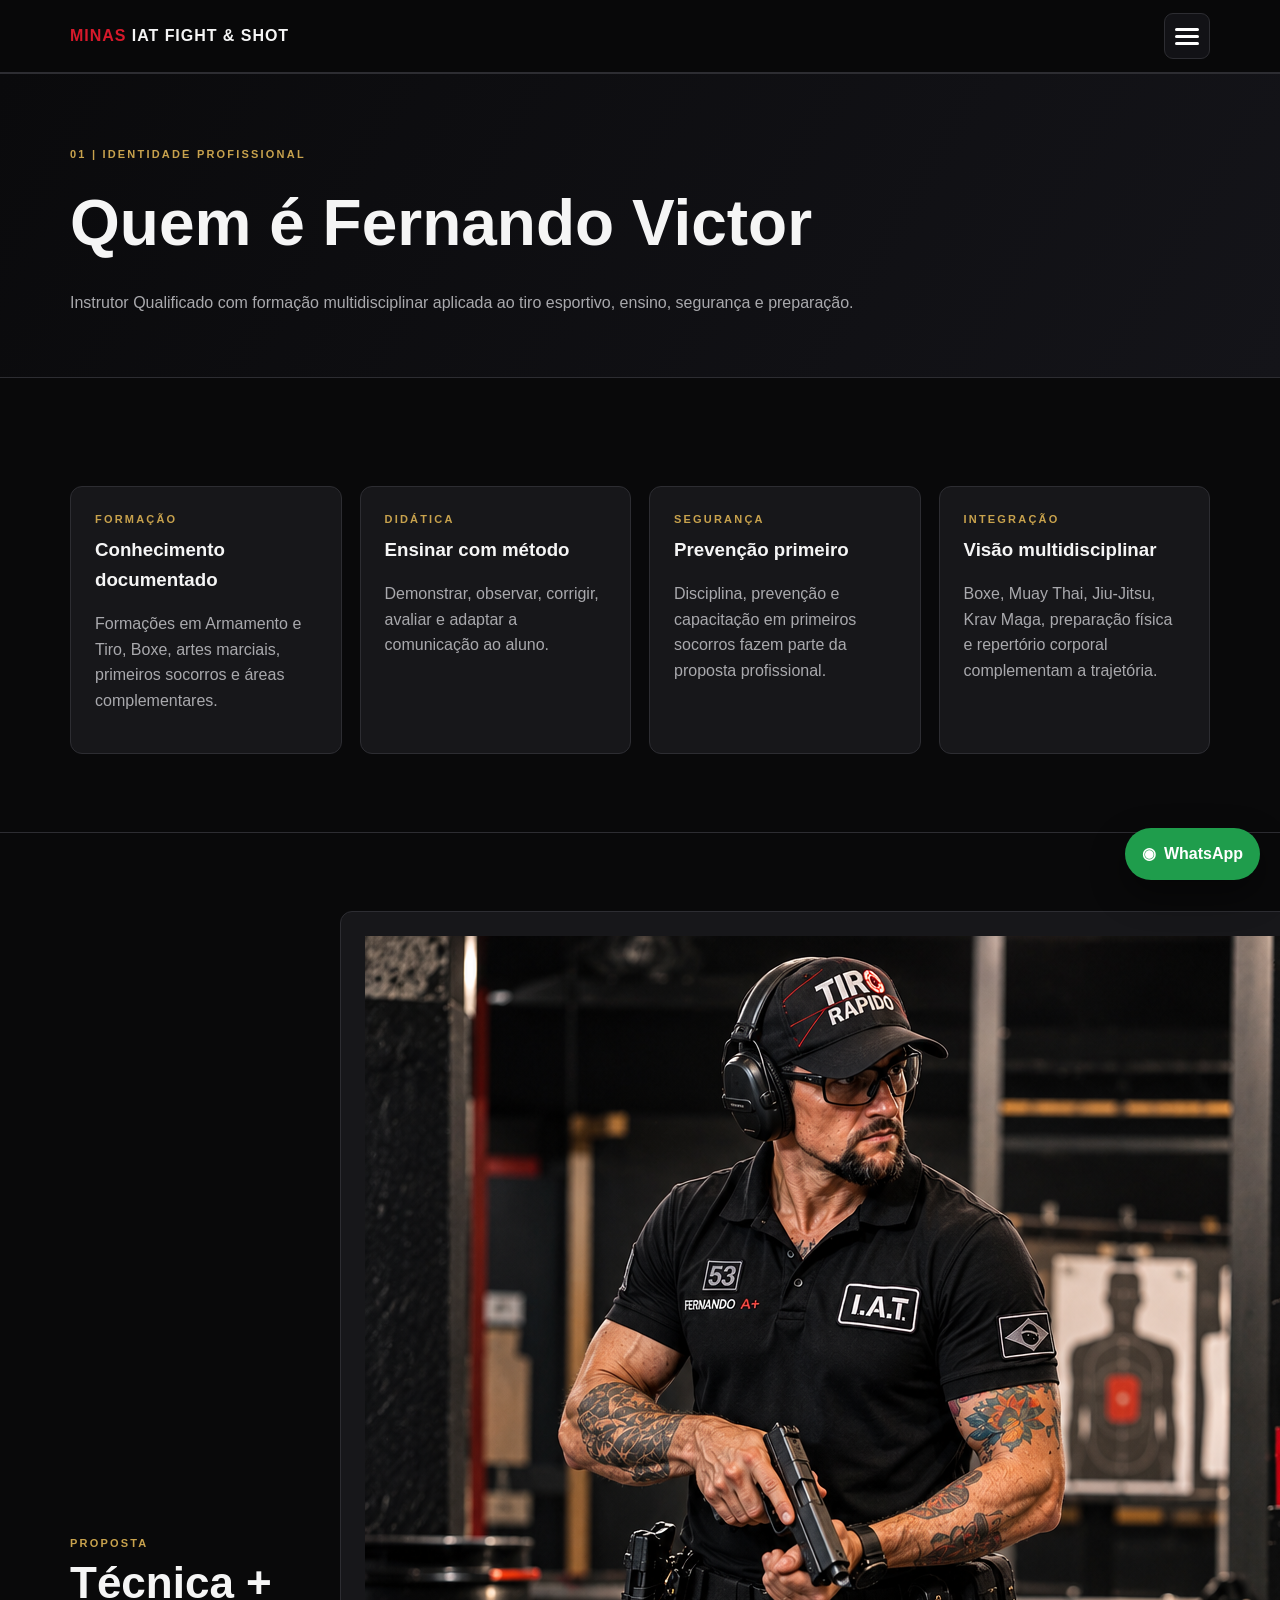
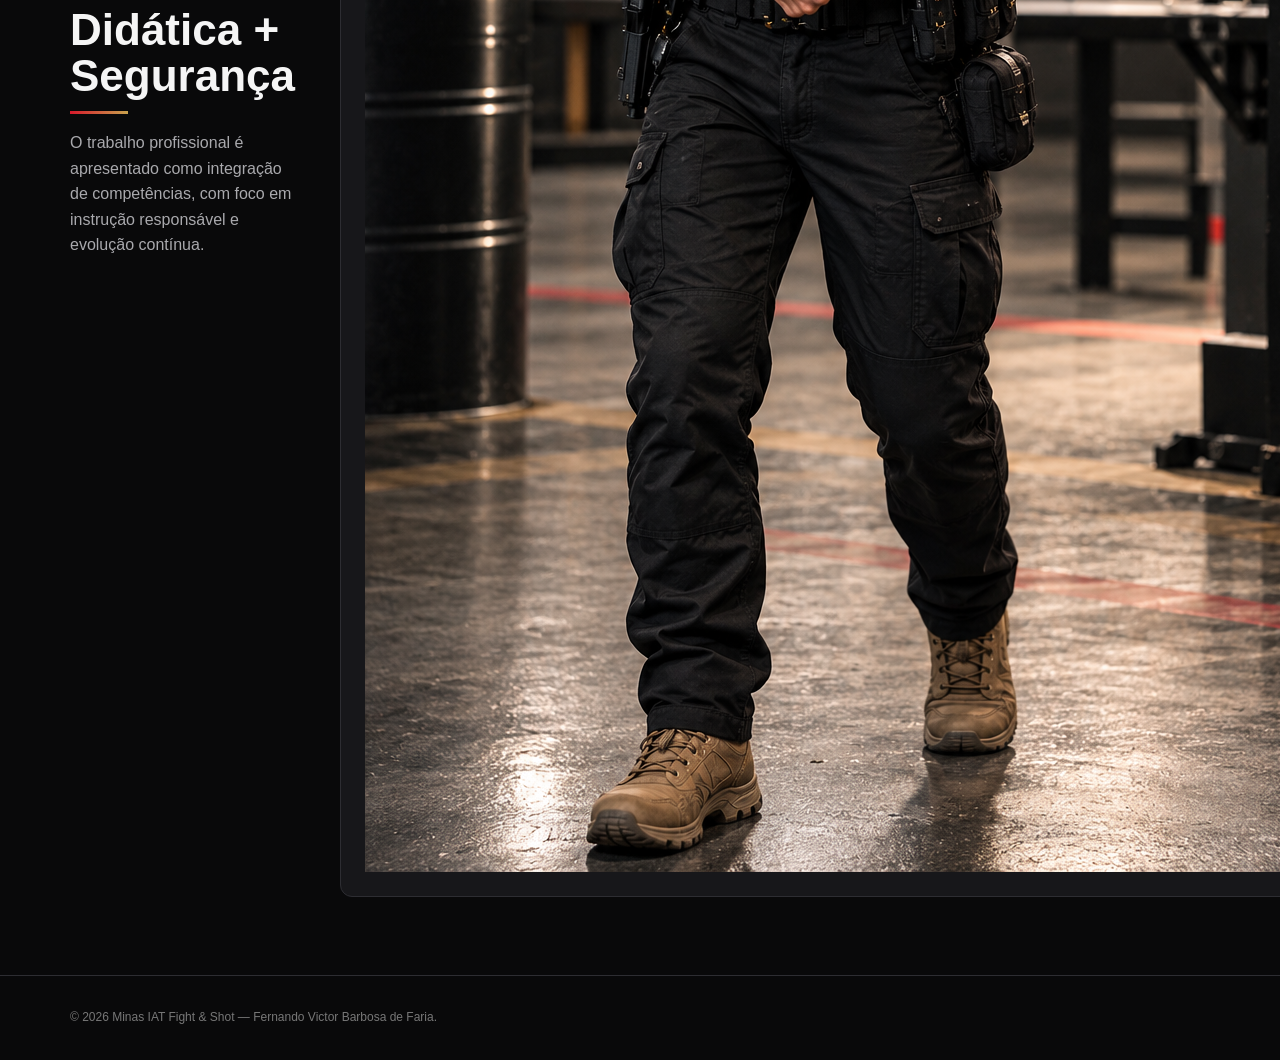
<file: sobre.html>
<!doctype html><html lang="pt-BR"><head><meta charset="utf-8"><meta name="viewport" content="width=device-width,initial-scale=1"><title>Sobre | Minas IAT Fight & Shot</title><link rel="stylesheet" href="styles.css"></head><body>
<header class="site-header"><div class="wrap nav-wrap"><a class="brand" href="index.html"><span>MINAS</span> IAT FIGHT & SHOT</a><button class="menu-toggle" aria-label="Abrir menu"><i></i><i></i><i></i></button><nav class="desktop-nav"><a href="sobre.html">Sobre</a><a href="formacao.html">Formação</a><a href="videos.html">Vídeos</a><a href="competicoes.html">Competições</a><a href="certificados.html">Certificados</a><a href="materiais.html">Materiais</a><a href="contato.html">Contato</a></nav></div></header>
<div class="drawer-backdrop"></div><aside class="drawer"><div class="drawer-head"><strong>MENU</strong><button class="menu-close">×</button></div><a class="drawer-home" href="index.html">⌂ &nbsp; Início</a><a href="sobre.html">01 &nbsp; Sobre o Instrutor</a><a href="formacao.html">02 &nbsp; Formação e Currículo</a><a href="videos.html">03 &nbsp; Vídeos</a><a href="galeria.html">04 &nbsp; Fotos e Registros</a><a href="competicoes.html">05 &nbsp; Competições e Resultados</a><a href="materiais.html">06 &nbsp; Regras e Materiais Técnicos</a><a href="certificados.html">07 &nbsp; Certificados e Credenciais</a><a href="contato.html">08 &nbsp; Contato / WhatsApp</a></aside>
<main><section class="page-hero"><div class="wrap"><div class="eyebrow">01 | Identidade profissional</div><h1>Quem é Fernando Victor</h1><p>Instrutor Qualificado com formação multidisciplinar aplicada ao tiro esportivo, ensino, segurança e preparação.</p></div></section><section><div class='wrap'><div class='grid'><article class='card'><div class='label'>Formação</div><h3>Conhecimento documentado</h3><p>Formações em Armamento e Tiro, Boxe, artes marciais, primeiros socorros e áreas complementares.</p></article><article class='card'><div class='label'>Didática</div><h3>Ensinar com método</h3><p>Demonstrar, observar, corrigir, avaliar e adaptar a comunicação ao aluno.</p></article><article class='card'><div class='label'>Segurança</div><h3>Prevenção primeiro</h3><p>Disciplina, prevenção e capacitação em primeiros socorros fazem parte da proposta profissional.</p></article><article class='card'><div class='label'>Integração</div><h3>Visão multidisciplinar</h3><p>Boxe, Muay Thai, Jiu-Jitsu, Krav Maga, preparação física e repertório corporal complementam a trajetória.</p></article></div></div></section><section><div class='wrap split'><div><div class='eyebrow'>Proposta</div><h2>Técnica + Didática + Segurança</h2><p class='lead'>O trabalho profissional é apresentado como integração de competências, com foco em instrução responsável e evolução contínua.</p></div><img class='card' src='assets/fernando-training.png' alt='Fernando em treinamento'></div></section></main>
<a class="floating-whatsapp" href="https://wa.me/5531997915642?text=Ol%C3%A1%2C%20Fernando!%20Vim%20pelo%20site%20Minas%20IAT%20Fight%20%26%20Shot." target="_blank" rel="noopener">◉ <span>WhatsApp</span></a><footer><div class="wrap">© 2026 Minas IAT Fight & Shot — Fernando Victor Barbosa de Faria.</div></footer><script src="script.js" defer></script></body></html>
</file>
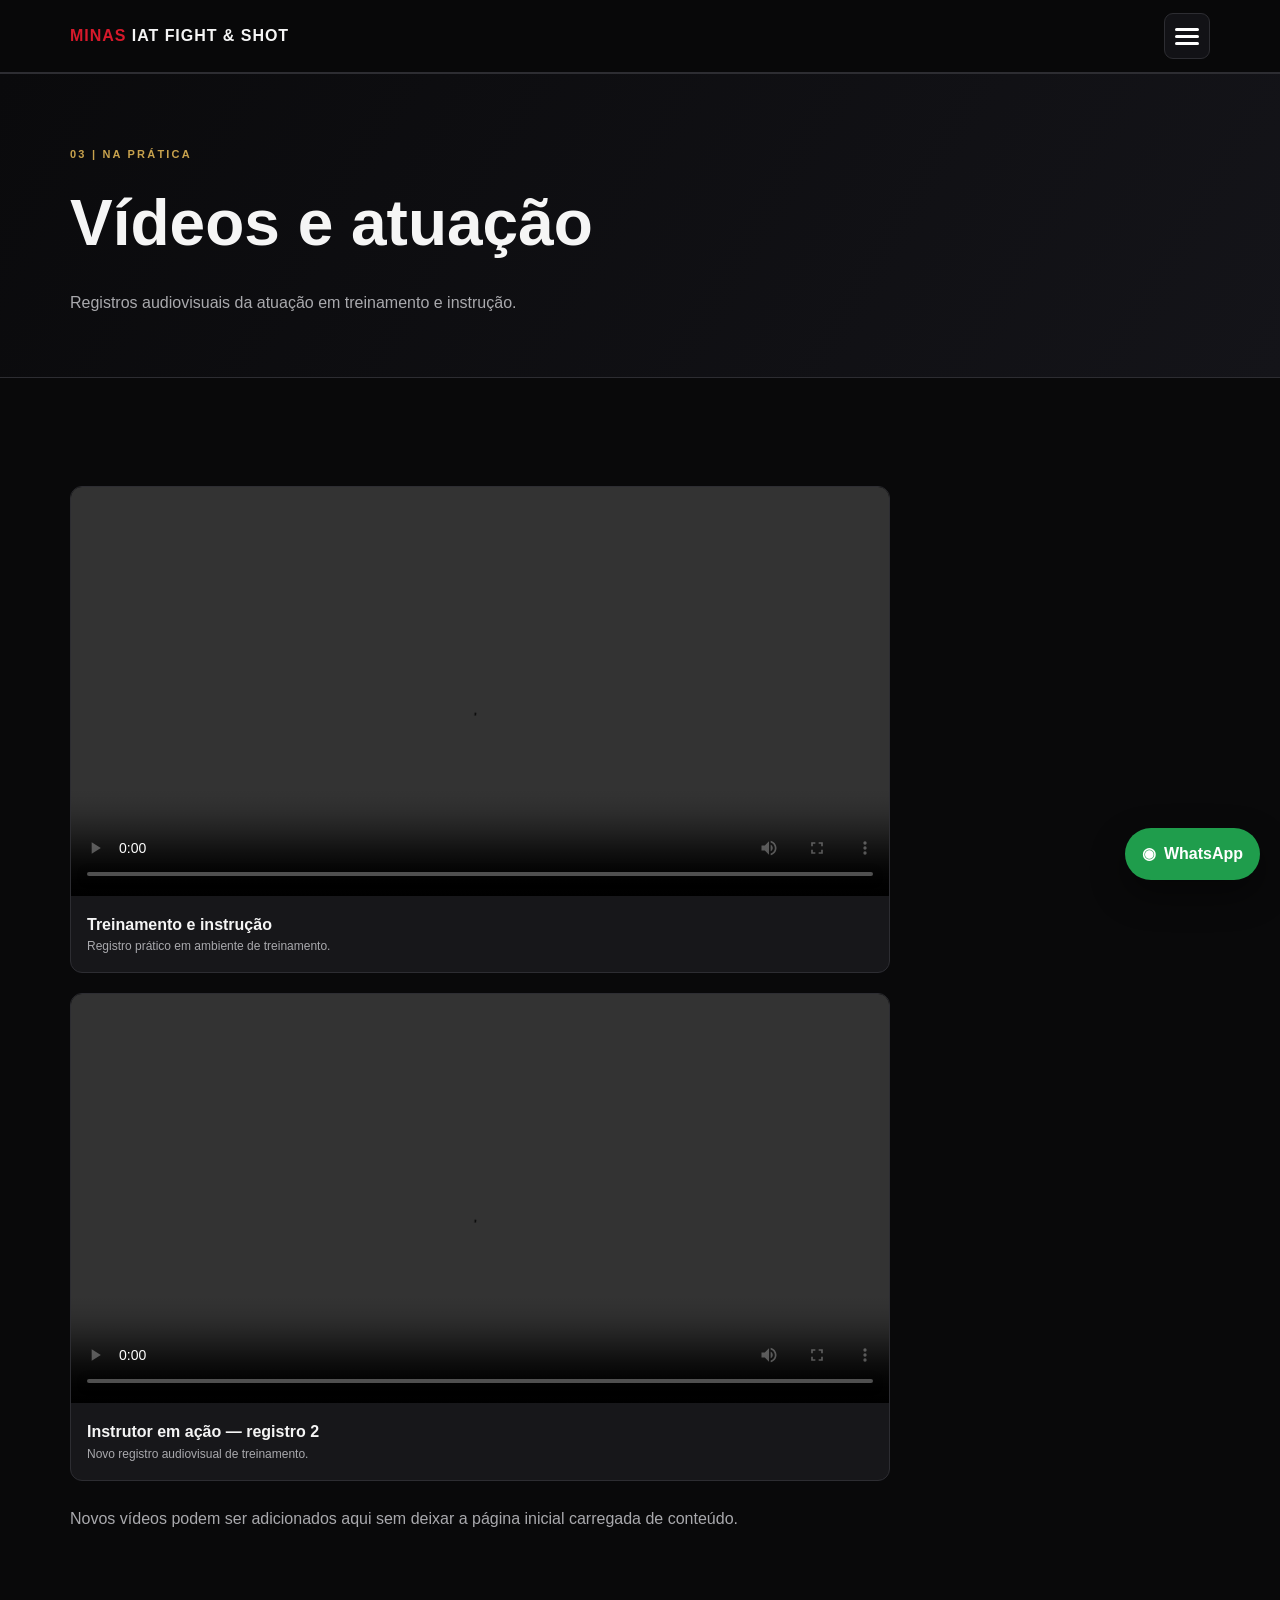
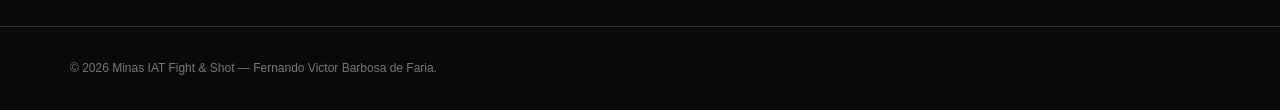
<file: videos.html>
<!doctype html><html lang="pt-BR"><head><meta charset="utf-8"><meta name="viewport" content="width=device-width,initial-scale=1"><title>Vídeos | Minas IAT Fight & Shot</title><link rel="stylesheet" href="styles.css"></head><body>
<header class="site-header"><div class="wrap nav-wrap"><a class="brand" href="index.html"><span>MINAS</span> IAT FIGHT & SHOT</a><button class="menu-toggle" aria-label="Abrir menu"><i></i><i></i><i></i></button><nav class="desktop-nav"><a href="sobre.html">Sobre</a><a href="formacao.html">Formação</a><a href="videos.html">Vídeos</a><a href="competicoes.html">Competições</a><a href="certificados.html">Certificados</a><a href="materiais.html">Materiais</a><a href="contato.html">Contato</a></nav></div></header>
<div class="drawer-backdrop"></div><aside class="drawer"><div class="drawer-head"><strong>MENU</strong><button class="menu-close">×</button></div><a class="drawer-home" href="index.html">⌂ &nbsp; Início</a><a href="sobre.html">01 &nbsp; Sobre o Instrutor</a><a href="formacao.html">02 &nbsp; Formação e Currículo</a><a href="videos.html">03 &nbsp; Vídeos</a><a href="galeria.html">04 &nbsp; Fotos e Registros</a><a href="competicoes.html">05 &nbsp; Competições e Resultados</a><a href="materiais.html">06 &nbsp; Regras e Materiais Técnicos</a><a href="certificados.html">07 &nbsp; Certificados e Credenciais</a><a href="contato.html">08 &nbsp; Contato / WhatsApp</a></aside>
<main><section class="page-hero"><div class="wrap"><div class="eyebrow">03 | Na prática</div><h1>Vídeos e atuação</h1><p>Registros audiovisuais da atuação em treinamento e instrução.</p></div></section><section><div class='wrap'><div class='video-grid'>
<article class='video-card'><video controls preload='metadata' playsinline><source src='assets/treinamento-instrutor-acao.mp4' type='video/mp4'>Seu navegador não suporta vídeo HTML5.</video><div class='video-caption'><strong>Treinamento e instrução</strong><span>Registro prático em ambiente de treinamento.</span></div></article>
<article class='video-card'><video controls preload='metadata' playsinline><source src='assets/treinamento-instrutor-acao-2.mp4' type='video/mp4'>Seu navegador não suporta vídeo HTML5.</video><div class='video-caption'><strong>Instrutor em ação — registro 2</strong><span>Novo registro audiovisual de treinamento.</span></div></article></div><p class='lead' style='margin-top:25px'>Novos vídeos podem ser adicionados aqui sem deixar a página inicial carregada de conteúdo.</p></div></section></main>
<a class="floating-whatsapp" href="https://wa.me/5531997915642?text=Ol%C3%A1%2C%20Fernando!%20Vim%20pelo%20site%20Minas%20IAT%20Fight%20%26%20Shot." target="_blank" rel="noopener">◉ <span>WhatsApp</span></a><footer><div class="wrap">© 2026 Minas IAT Fight & Shot — Fernando Victor Barbosa de Faria.</div></footer><script src="script.js" defer></script></body></html>
</file>
<file: styles.css>
:root{--bg:#09090a;--bg2:#111114;--card:#17171a;--text:#f5f5f5;--muted:#a9a9ad;--red:#d7192b;--gold:#c8a24d;--line:#2d2d32;--green:#1f9d4c;--max:1140px}
*{box-sizing:border-box}html{scroll-behavior:smooth}body{margin:0;background:var(--bg);color:var(--text);font-family:Arial,Helvetica,sans-serif;line-height:1.6}a{color:inherit;text-decoration:none}.wrap{width:min(var(--max),92%);margin:auto}
.site-header{position:sticky;top:0;z-index:100;background:rgba(9,9,10,.94);border-bottom:1px solid var(--line);backdrop-filter:blur(14px)}.nav-wrap{min-height:72px;display:flex;align-items:center;justify-content:space-between}.brand{font-weight:900;letter-spacing:.06em;white-space:nowrap}.brand span{color:var(--red)}.desktop-nav{display:flex;gap:20px;color:var(--muted);font-size:13px}.desktop-nav a:hover{color:var(--gold)}
.menu-toggle{display:none;background:none;border:0;padding:8px;cursor:pointer}.menu-toggle i{display:block;width:25px;height:2px;background:#fff;margin:5px;border-radius:2px}
.drawer{position:fixed;z-index:120;top:0;left:0;height:100vh;width:min(360px,88vw);background:#0d0d0f;border-right:1px solid var(--line);transform:translateX(-105%);transition:.28s ease;display:flex;flex-direction:column;padding:22px}.drawer.open{transform:translateX(0)}.drawer-backdrop{position:fixed;inset:0;background:rgba(0,0,0,.65);z-index:110;opacity:0;pointer-events:none;transition:.28s}.drawer-backdrop.open{opacity:1;pointer-events:auto}.drawer-head{display:flex;justify-content:space-between;align-items:center;padding-bottom:18px;border-bottom:1px solid var(--line);color:var(--gold);letter-spacing:.14em}.menu-close{background:none;border:0;color:#fff;font-size:32px;cursor:pointer}.drawer a{padding:15px 6px;border-bottom:1px solid #202024;color:#d8d8dc;font-weight:800;font-size:14px}.drawer a:hover{color:var(--gold)}.drawer-home{color:var(--red)!important}.drawer-footer{margin-top:auto;padding-top:20px;color:#777;font-size:12px}.drawer-footer small{color:#555}
.hero{position:relative;overflow:hidden;background:radial-gradient(circle at 78% 25%,rgba(215,25,43,.2),transparent 30%),linear-gradient(120deg,#09090a,#141419 70%,#09090a)}.hero-home{min-height:calc(100vh - 72px);display:flex;align-items:center}.hero-grid{display:grid;grid-template-columns:1.1fr .9fr;align-items:center;gap:55px}.hero-photo{height:650px;display:flex;align-items:flex-end;justify-content:center}.hero-photo img{max-height:100%;max-width:100%;object-fit:contain;filter:drop-shadow(0 25px 50px rgba(0,0,0,.55))}
.eyebrow,.label{color:var(--gold);font-size:11px;font-weight:900;letter-spacing:.2em;text-transform:uppercase}.hero h1{font-size:clamp(45px,6vw,82px);line-height:.96;letter-spacing:-.04em;margin:14px 0}.hero-role{font-size:23px;color:var(--red);font-weight:900;margin:0}.hero-sub{font-size:13px!important;color:var(--muted);letter-spacing:.12em;text-transform:uppercase}.hero-copy{max-width:680px;color:var(--muted);font-size:17px}
.buttons{display:flex;flex-wrap:wrap;gap:12px;margin:25px 0}.btn{display:inline-flex;align-items:center;justify-content:center;padding:13px 18px;border:1px solid var(--line);border-radius:8px;font-weight:800;transition:.2s}.btn.primary{background:var(--red);border-color:var(--red)}.btn:hover{transform:translateY(-2px)}.whatsapp-btn{background:var(--green);border-color:var(--green);color:#fff}
.quick-stats{display:flex;flex-wrap:wrap;gap:10px;margin-top:18px}.quick-stats div{padding:12px 15px;background:rgba(23,23,26,.9);border:1px solid var(--line);border-radius:9px}.quick-stats b{display:block;font-size:22px}.quick-stats span{font-size:10px;color:var(--muted);text-transform:uppercase;letter-spacing:.12em}
section{padding:78px 0;border-top:1px solid var(--line)}h2{font-size:clamp(30px,4vw,44px);line-height:1.05;margin:8px 0 14px}h2:after{content:"";display:block;width:58px;height:3px;background:linear-gradient(90deg,var(--red),var(--gold));margin-top:12px}.lead{max-width:800px;color:var(--muted)}.center{text-align:center}.center .lead{margin-left:auto;margin-right:auto}
.feature-grid{display:grid;grid-template-columns:repeat(3,1fr);gap:16px;margin-top:30px}.feature-card{background:var(--card);border:1px solid var(--line);border-radius:12px;padding:25px;min-height:155px;display:flex;flex-direction:column;transition:.2s}.feature-card:hover{transform:translateY(-4px);border-color:#4b4b51}.feature-card span{font-size:25px;color:var(--red);margin-bottom:14px}.feature-card strong{font-size:18px}.feature-card small{color:var(--muted);margin-top:5px}.split{display:grid;grid-template-columns:1fr 1fr;gap:45px;align-items:center}.highlight-box{background:var(--card);border:1px solid var(--line);border-radius:14px;padding:28px}.highlight-box b{display:block;color:var(--gold);font-size:21px;margin-bottom:14px}.highlight-box span{display:block;padding:9px 0;border-top:1px solid var(--line);color:var(--muted)}.text-link{display:inline-block;margin-top:15px;color:var(--gold);font-weight:900}.home-contact{background:var(--bg2)}
.page-hero{padding:72px 0 45px;background:linear-gradient(120deg,#0a0a0c,#141419)}.page-hero h1{font-size:clamp(38px,5vw,64px);margin:8px 0}.page-hero p{color:var(--muted);max-width:800px}
.grid{display:grid;grid-template-columns:repeat(4,1fr);gap:18px;margin-top:30px}.card{background:var(--card);border:1px solid var(--line);padding:24px;border-radius:12px}.card h3{margin:7px 0}.card p{color:var(--muted)}.timeline{margin:30px 0 0 8px;border-left:2px solid var(--line);padding-left:24px}.item{position:relative;padding:0 0 23px}.item:before{content:"";position:absolute;left:-31px;top:8px;width:11px;height:11px;border-radius:50%;background:#555}.item.featured:before{background:var(--red);box-shadow:0 0 0 5px rgba(215,25,43,.12)}.year{display:inline-block;color:var(--red);font-weight:900;margin-right:10px}.item strong{display:inline}.item small{display:block;color:var(--muted);margin-top:3px}
.video-grid{display:grid;grid-template-columns:minmax(0,820px);gap:20px;margin-top:30px}.video-card{background:var(--card);border:1px solid var(--line);border-radius:12px;overflow:hidden}.video-card video{display:block;width:100%;background:#000}.video-caption{padding:16px}.video-caption span{display:block;color:var(--muted);font-size:12px}
.results-grid{display:grid;grid-template-columns:repeat(3,1fr);gap:18px;margin-top:30px}.result-card{background:var(--card);border:1px solid var(--line);border-radius:12px;padding:24px}.result-place{display:block;color:var(--red);font-size:38px;font-weight:900;line-height:1;margin-bottom:12px}.result-card p,.result-card small{color:var(--muted);font-size:13px}
.doc-panel{background:var(--card);border:1px solid var(--line);border-radius:14px;overflow:hidden;margin-top:30px}.doc-meta{padding:22px}.doc-meta h3{margin:6px 0}.doc-meta p{color:var(--muted);font-size:13px}.doc-viewer{position:relative;background:#080808;display:flex;justify-content:center}.pdf-canvas-wrap{width:100%;aspect-ratio:842/595;background:#fff;display:flex;justify-content:center;overflow:hidden}.pdf-page-canvas{width:100%!important;height:auto!important}.slide-btn{position:absolute;top:50%;transform:translateY(-50%);width:45px;height:56px;border:1px solid #444;border-radius:9px;background:rgba(0,0,0,.7);color:#fff;font-size:30px;cursor:pointer}.slide-prev{left:12px}.slide-next{right:12px}.slide-counter{position:absolute;bottom:10px;left:50%;transform:translateX(-50%);padding:5px 10px;background:rgba(0,0,0,.75);border-radius:99px;font-size:11px}.doc-switcher{display:flex;gap:10px;margin-top:15px}.doc-switch{padding:9px 13px;background:var(--card);color:var(--muted);border:1px solid var(--line);border-radius:8px;font-weight:800;cursor:pointer}.doc-switch.is-active{color:#fff;border-color:var(--red)}
.certificate-grid{display:grid;grid-template-columns:repeat(2,1fr);gap:20px;margin-top:30px}.certificate-card{margin:0;background:var(--card);border:1px solid var(--line);border-radius:12px;overflow:hidden}.certificate-card img{display:block;width:100%;height:370px;object-fit:contain;background:#f4f4f4}.certificate-card figcaption{padding:14px;color:var(--muted);font-size:12px}.featured-cert{border-color:var(--red)}
.photo-grid{display:grid;grid-template-columns:1fr 1fr;gap:20px;margin-top:30px}.photo-card{margin:0;background:var(--card);border:1px solid var(--line);border-radius:12px;overflow:hidden}.photo-card img{display:block;width:100%;height:500px;object-fit:contain;background:#09090a}.photo-card figcaption{padding:14px;color:var(--muted);font-size:12px}
.contact-grid{display:grid;grid-template-columns:1fr 1fr;gap:20px;margin-top:30px}.lead-form{display:flex;flex-direction:column;gap:8px}.lead-form label{font-size:12px;font-weight:800;color:var(--muted);margin-top:4px}.lead-form input,.lead-form select,.lead-form textarea{width:100%;border:1px solid var(--line);background:#0d0d0f;color:var(--text);border-radius:8px;padding:12px;font:inherit}.lead-form textarea{resize:vertical}.form-hint{font-size:11px;color:#777}.whatsapp-link{font-size:19px;font-weight:900;text-decoration:underline;text-decoration-color:var(--gold)}
.floating-whatsapp{position:fixed;right:20px;bottom:20px;z-index:90;display:inline-flex;gap:8px;align-items:center;padding:13px 17px;border-radius:999px;background:var(--green);color:#fff;font-weight:900;box-shadow:0 14px 35px rgba(0,0,0,.45)}
footer{padding:32px 0;color:#777;font-size:12px;border-top:1px solid var(--line)}footer span{color:#aaa}
@media(max-width:900px){.desktop-nav{display:none}.menu-toggle{display:block}.hero-grid,.split{grid-template-columns:1fr}.hero-photo{height:480px}.grid{grid-template-columns:1fr 1fr}.feature-grid{grid-template-columns:1fr 1fr}.results-grid{grid-template-columns:1fr 1fr}.contact-grid{grid-template-columns:1fr}}
@media(max-width:650px){.wrap{width:100%;padding:0 18px}.hero-home{min-height:auto;padding:60px 0 35px}.hero h1{font-size:46px}.hero-photo{height:380px}.hero-copy{font-size:15px}.quick-stats div{flex:1;min-width:30%}.quick-stats b{font-size:18px}.quick-stats span{font-size:8px}.feature-grid,.grid,.results-grid,.certificate-grid,.photo-grid{grid-template-columns:1fr}.feature-card{min-height:125px}.page-hero{padding:55px 0 35px}section{padding:58px 0}.photo-card img{height:auto}.certificate-card img{height:auto}.slide-btn{width:34px;height:45px;font-size:23px}.floating-whatsapp{right:14px;bottom:14px;padding:12px 14px}.floating-whatsapp span{font-size:12px}}

/* ===== Menu principal: hambúrguer em todas as telas ===== */
.site-header .nav-wrap{position:relative}
.menu-toggle{display:flex;flex-direction:column;justify-content:center;align-items:center;width:46px;height:46px;border:1px solid var(--line);border-radius:9px;background:#121216;gap:4px;padding:0;order:2}
.menu-toggle i{display:block;width:24px;height:3px;background:#fff;margin:0;border-radius:3px}
.desktop-nav{display:none!important}
@media(max-width:650px){
  .menu-toggle{width:42px;height:42px}
  .brand{font-size:13px}
}
/* ===== Certificados: IAT sem estourar no celular ===== */
.certificate-card img{height:360px;max-width:100%;object-fit:contain;padding:0}
.featured-cert img{height:360px!important}
@media(max-width:650px){
  .certificate-card img,.featured-cert img{height:auto!important;max-height:430px;object-fit:contain;padding:0;background:#f4f4f4}
}
/* ===== Material/PDF: usa iframe nativo confiável como fallback ===== */
.pdf-fallback{width:100%;height:min(75vh,760px);border:0;background:#fff;display:block}
@media(max-width:650px){.pdf-fallback{height:65vh;min-height:500px}}
</file>
